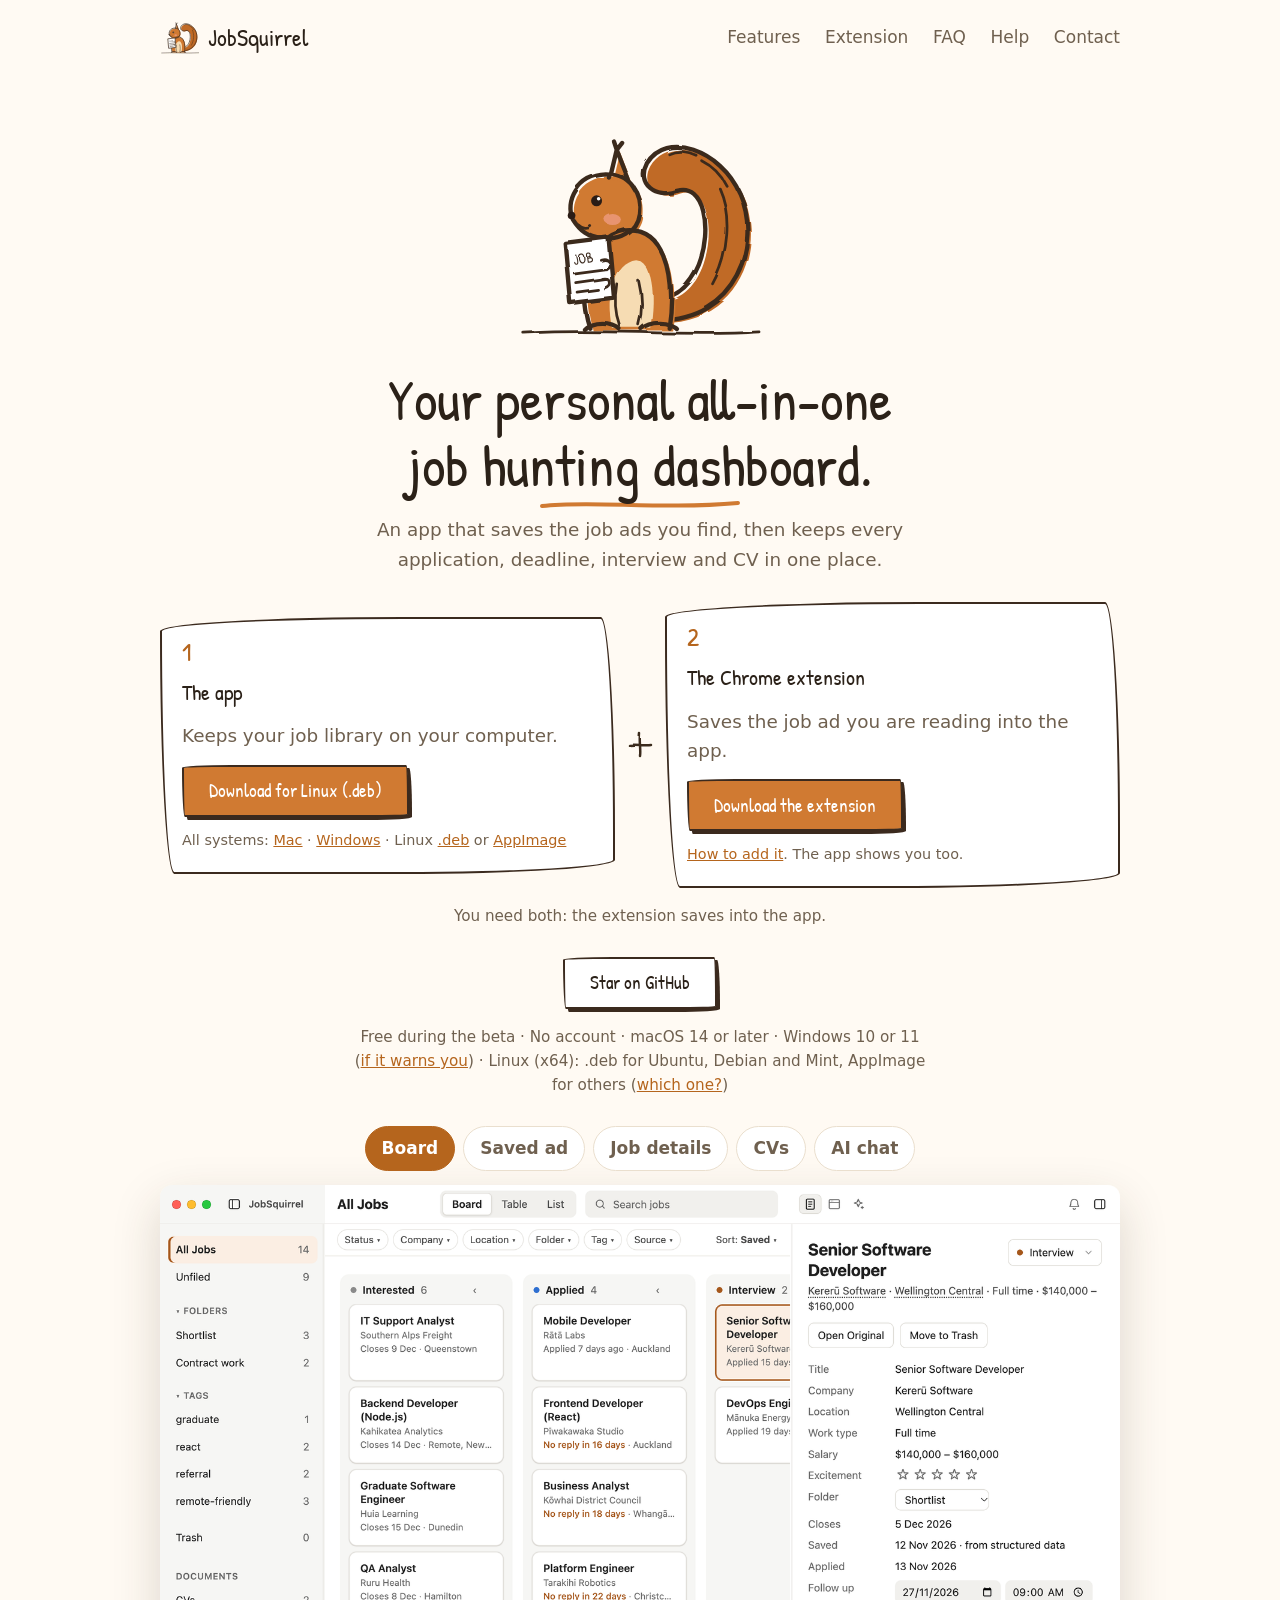
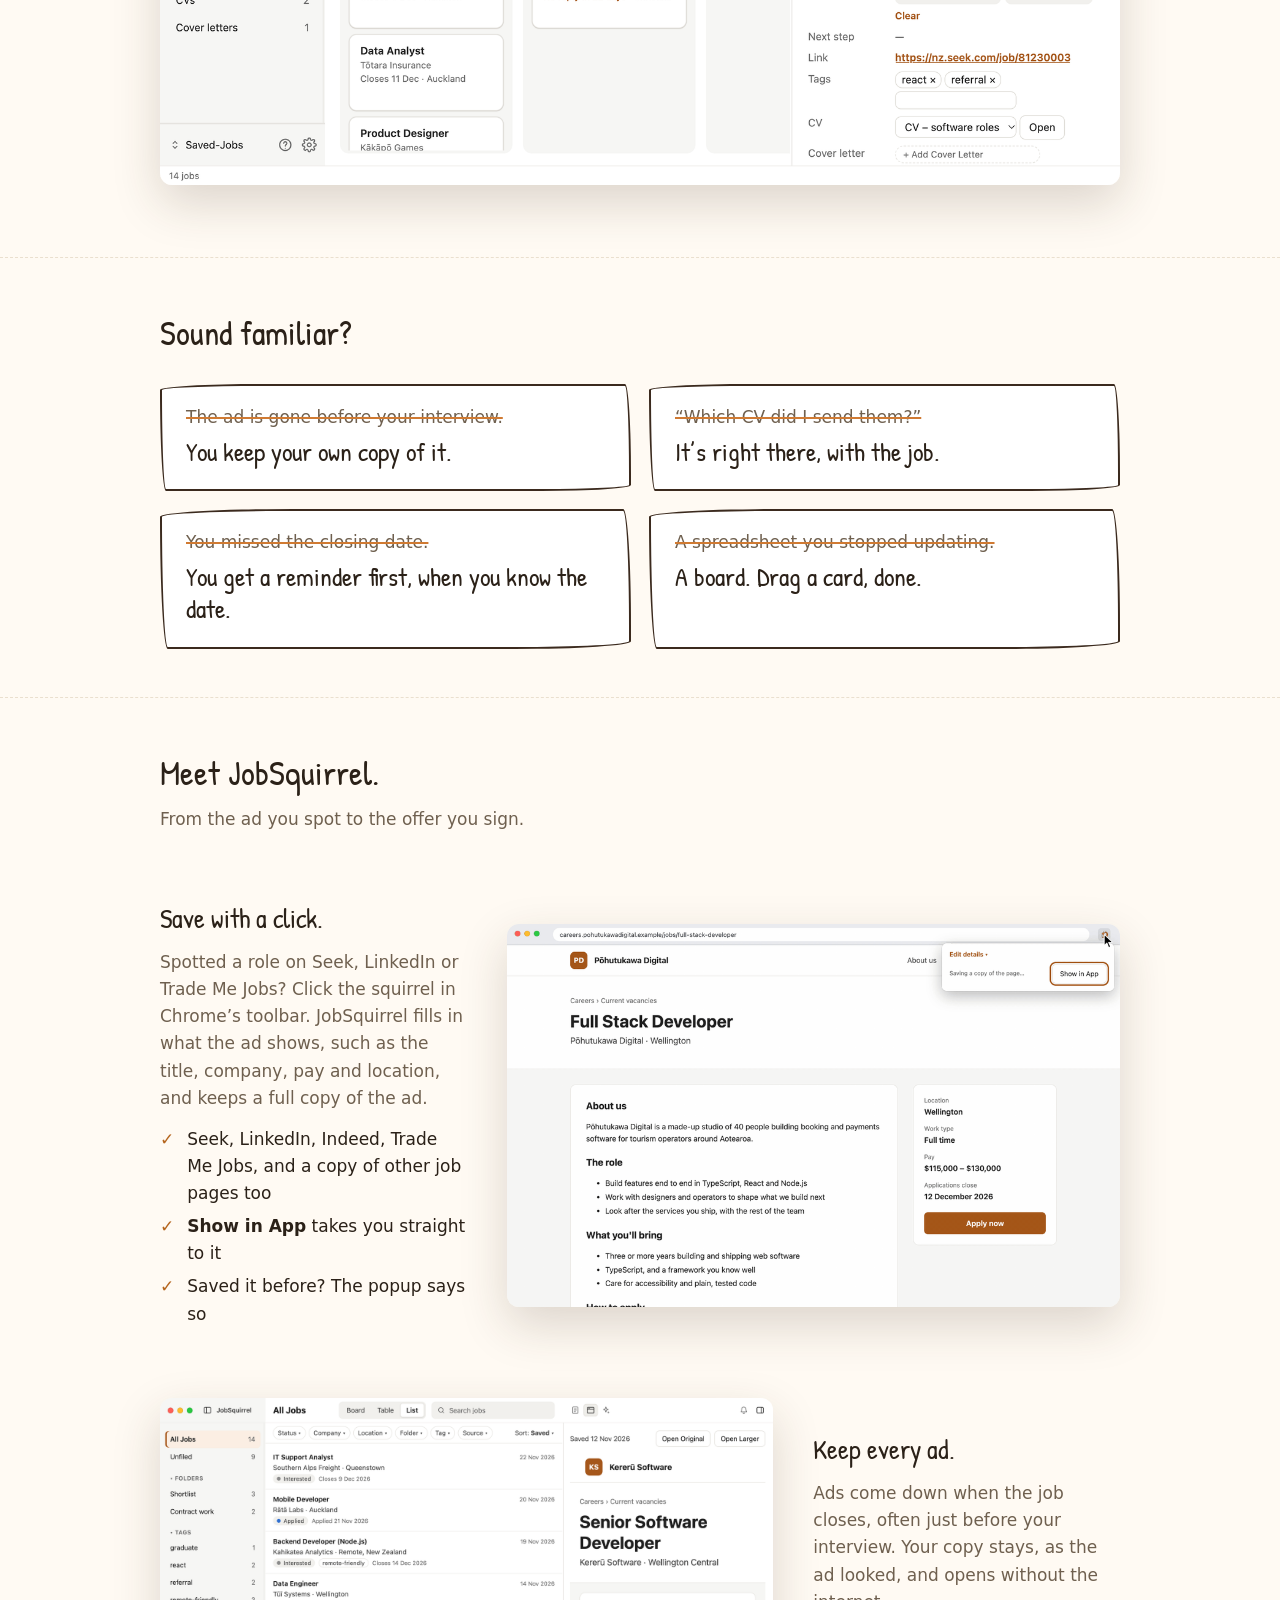
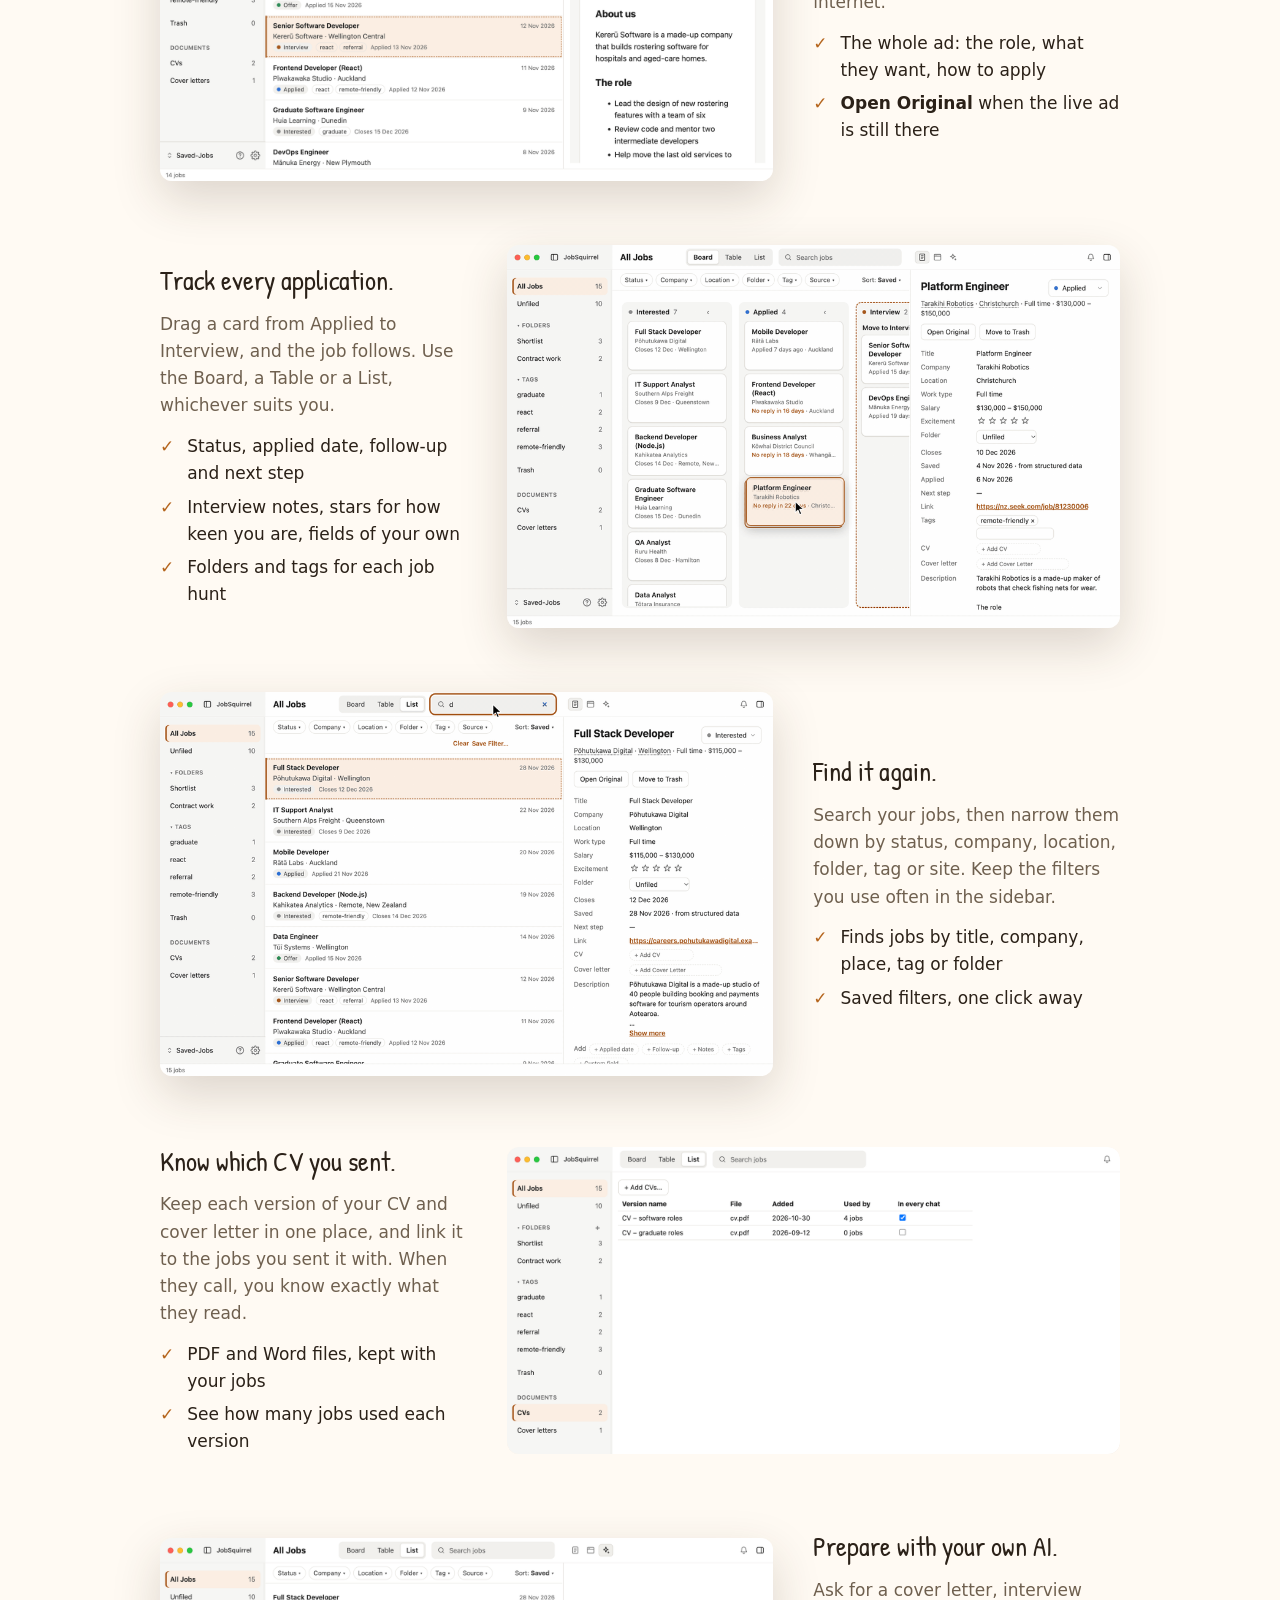
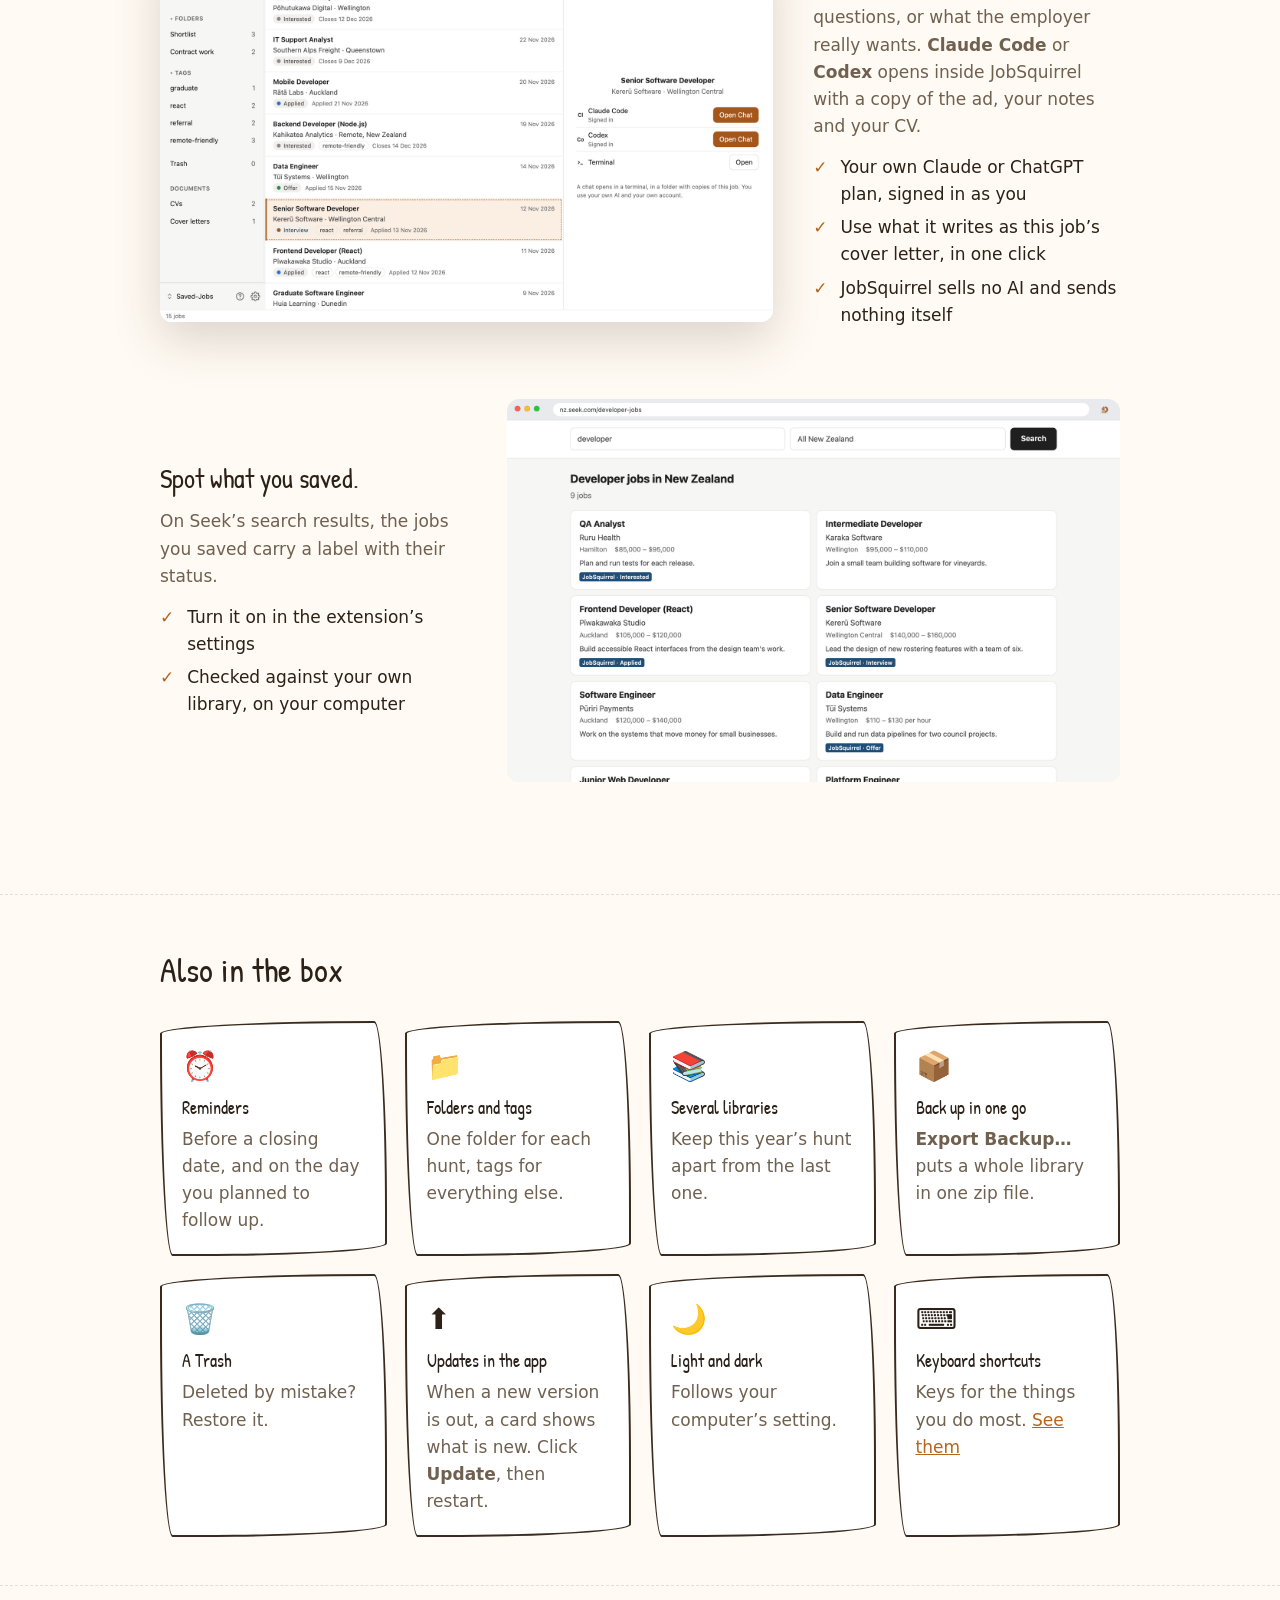
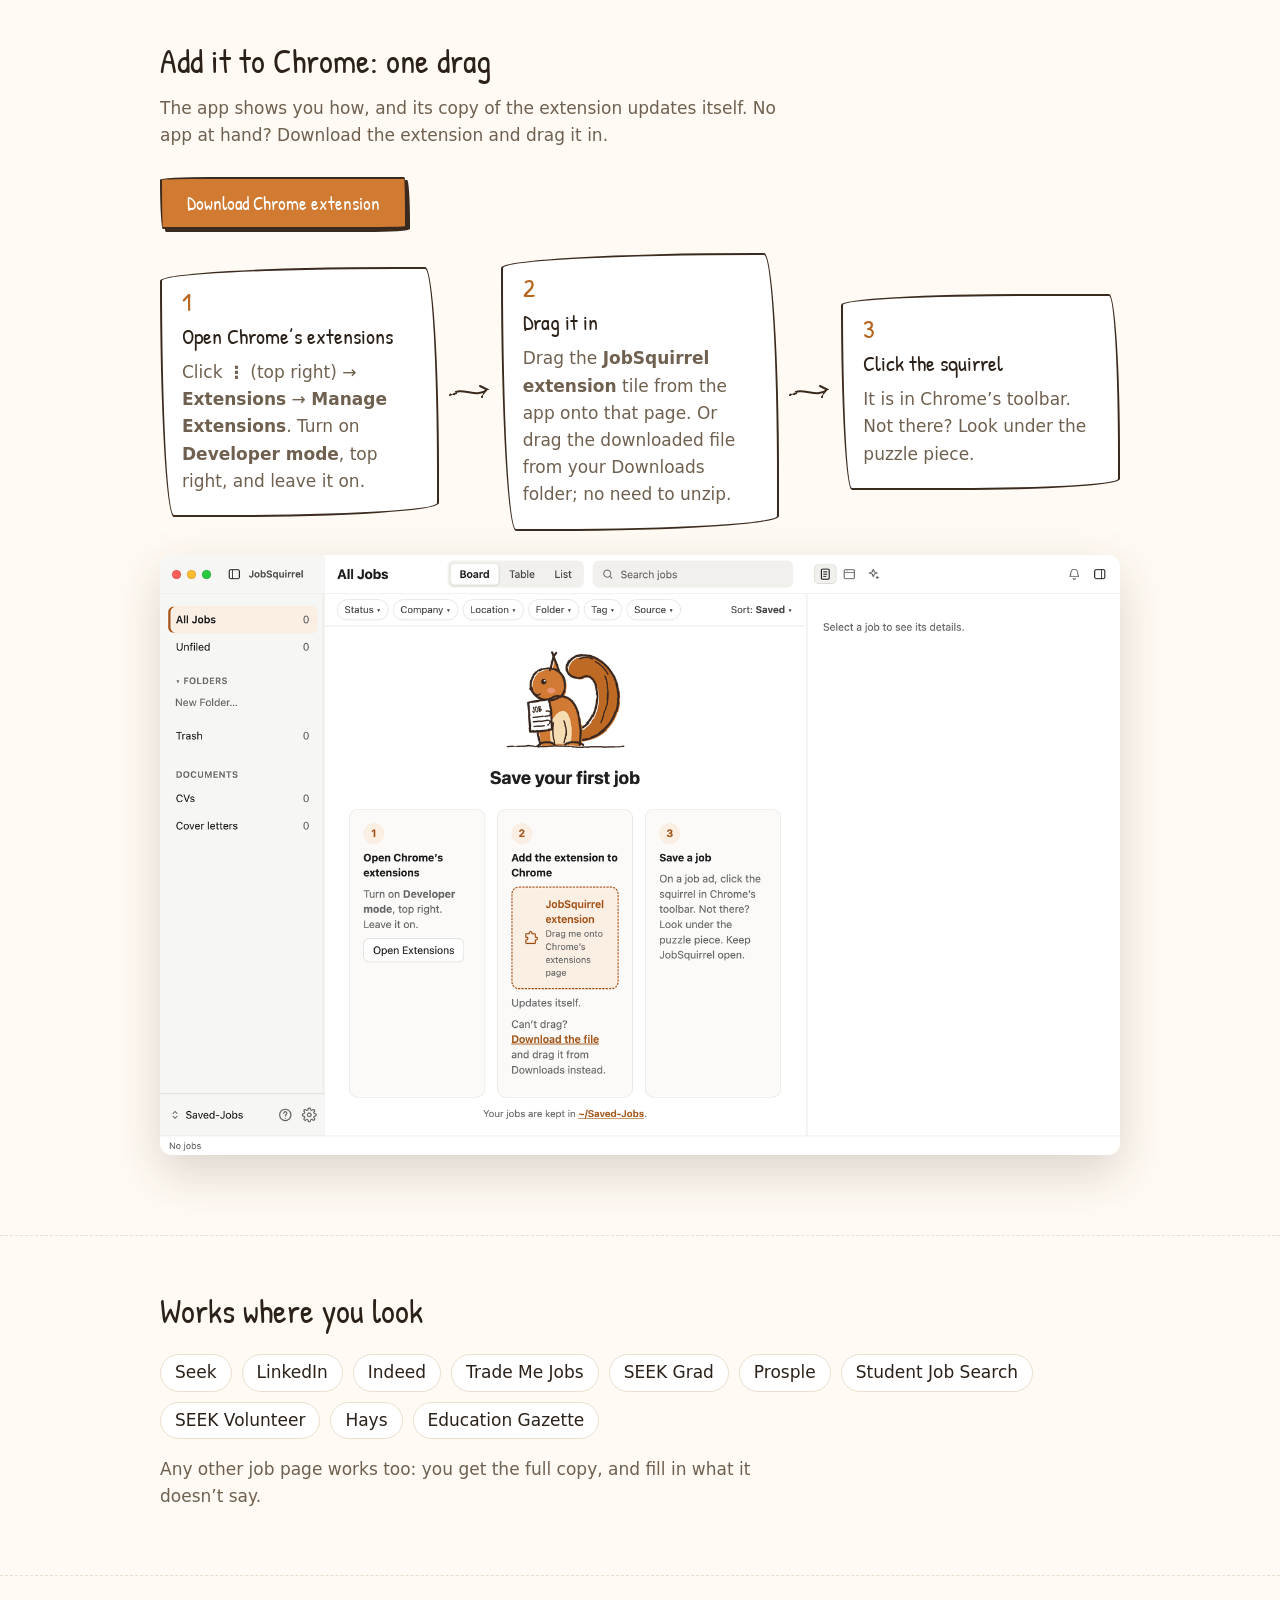
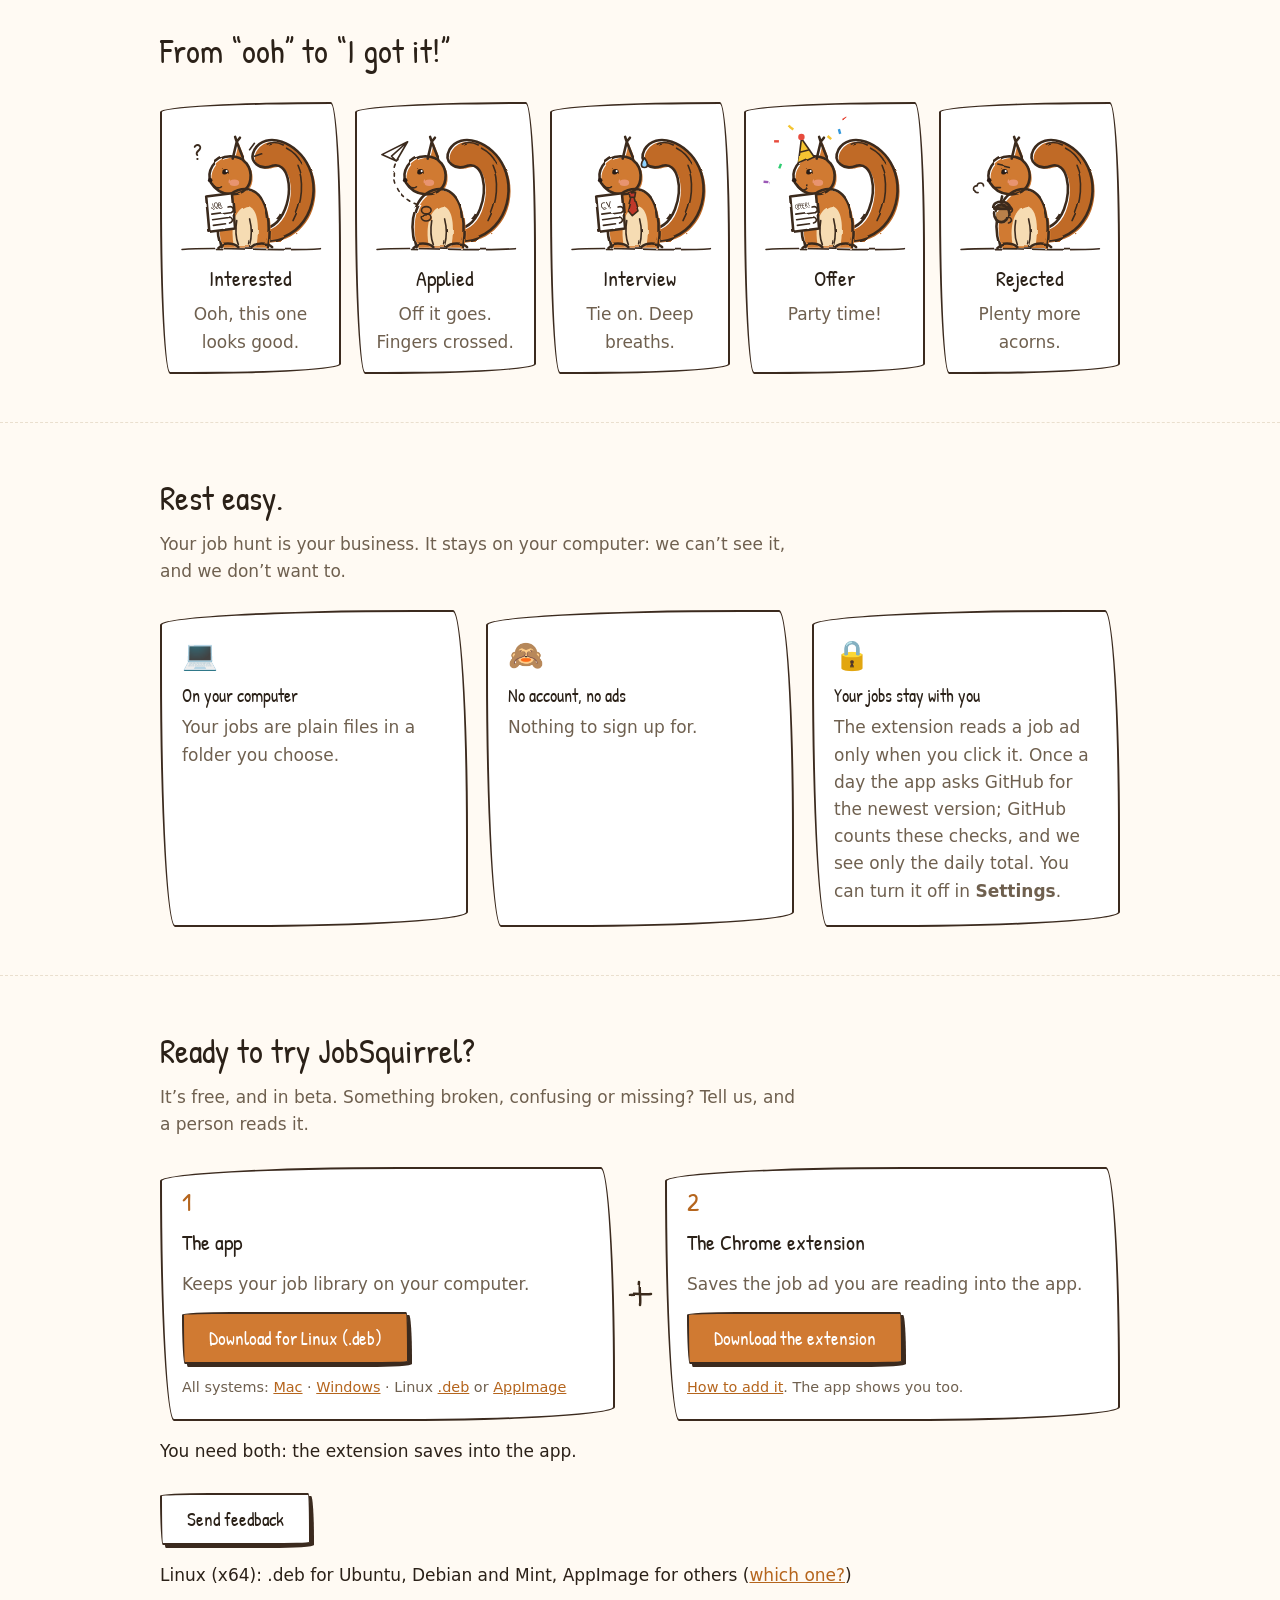
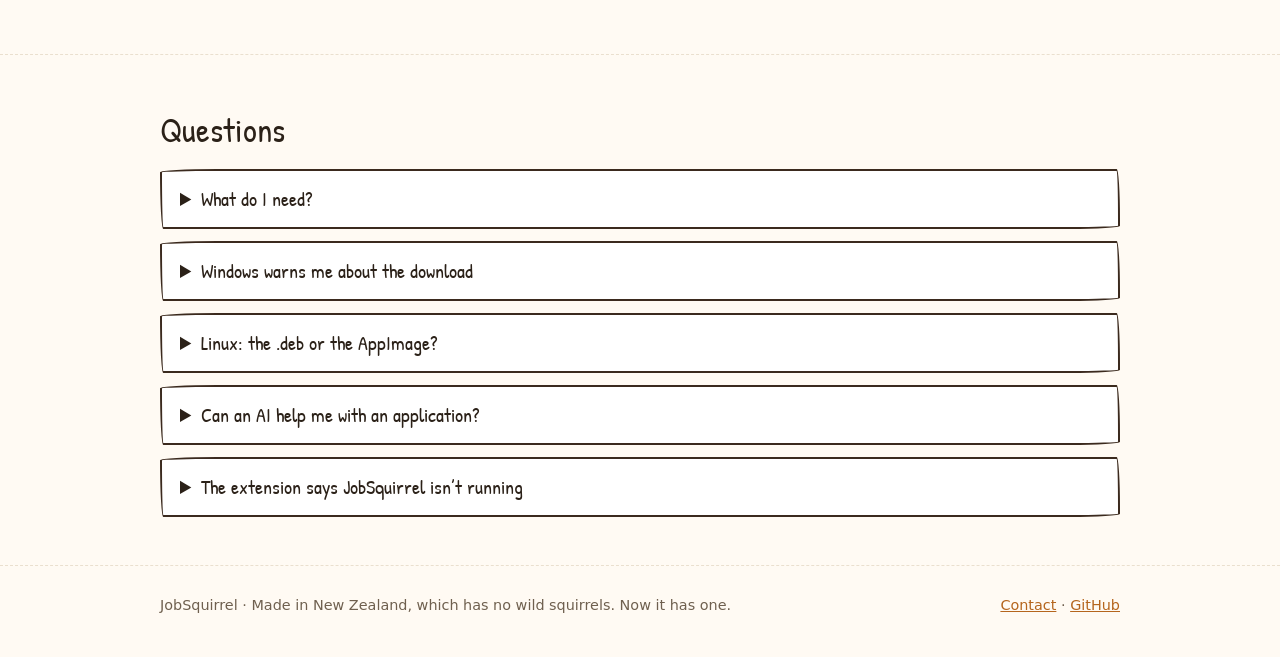
<file: index.html>
<!doctype html>
<html lang="en">
<head>
<meta charset="utf-8">
<meta name="viewport" content="width=device-width, initial-scale=1">
<title>JobSquirrel: your all-in-one job hunting dashboard</title>
<meta name="description" content="Your personal all-in-one job hunting dashboard. An app that saves the job ads you find, then keeps every application, deadline, interview and CV in one place. Free during the beta, for Mac, Windows and Linux.">
<link rel="icon" href="squirrel.svg" type="image/svg+xml">
<meta property="og:title" content="JobSquirrel: your all-in-one job hunting dashboard">
<meta property="og:description" content="Save the job ads you find. Keep every application, deadline, interview and CV in one place.">
<meta property="og:url" content="https://jobsquirrel.nz/">
<meta property="og:image" content="https://jobsquirrel.nz/screens/board.png">
<link rel="stylesheet" href="style.css">
</head>
<body>

<div class="wrap">
  <header class="top">
    <a class="brand" href="/"><img src="squirrel.svg" alt="" width="40" height="33"> JobSquirrel</a>
    <nav aria-label="Main">
      <a href="#features">Features</a>
      <a href="#extension">Extension</a>
      <a href="#faq">FAQ</a>
      <a href="help.html">Help</a>
      <a href="contact.html">Contact</a>
    </nav>
  </header>
</div>

<main>
  <div class="wrap hero">
    <svg width="0" height="0" style="position:absolute" aria-hidden="true"><filter id="rough" x="-10%" y="-10%" width="120%" height="120%"><feTurbulence type="fractalNoise" baseFrequency="0.035" numOctaves="2" seed="7"/><feDisplacementMap in="SourceGraphic" scale="3.5"/></filter></svg>
<svg viewBox="10 10 190 175" class="sq hero-sq" role="img" aria-label="A hand-drawn squirrel holding a job ad. Click it to drop an acorn."><g filter="url(#rough)">
<g class="tailg"><path class="tail" transform="translate(2.5 2)" d="M118 166 C176 166 194 110 178 74 C164 42 124 28 110 52 C102 67 117 78 132 72 C152 66 158 100 148 126 C140 146 126 152 112 151 Z"/><path class="ink" d="M118 166 C176 166 194 110 178 74 C164 42 124 28 110 52 C102 67 117 78 132 72 C152 66 158 100 148 126 C140 146 126 152 112 151"/>
<path class="ink thin" d="M163 70 C172 90 170 118 158 140 M150 50 C158 54 164 60 168 68 M126 45 C132 42 140 43 146 46"/></g>
<g transform="translate(2.5 2)"><path class="fur" d="M68 172 C58 140 68 106 94 101 C122 98 132 132 126 172 Z"/><path class="fur" d="M56 93 C50 80 59 61 80 60 C99 60 107 75 105 89 C103 103 90 109 78 107 C67 106 61 101 56 93 Z"/><path class="fur" d="M83 63 L88 42 L97 65 Z"/><path class="belly" d="M82 170 C77 146 83 122 99 120 C112 122 114 146 110 170 Z"/></g>
<path class="ink" d="M68 172 C58 140 68 106 94 101 C122 98 132 132 126 172"/><path class="ink" d="M56 93 C50 80 59 61 80 60 C99 60 107 75 105 89 C103 103 90 109 78 107 C67 106 61 101 56 93 Z"/>
<path class="ink" d="M83 63 L88 42 L97 65 M88 42 L86 36 M88 42 L92 37"/>
<path class="ink thin" d="M88 140 C86 152 87 162 90 170 M104 138 C107 150 107 160 104 170"/>
<ellipse class="cheek" cx="85" cy="93" rx="6" ry="4"/>
<g class="eye"><circle class="dot" cx="74" cy="80" r="4"/><circle class="shine" cx="75.5" cy="78.5" r="1.3"/></g>
<circle class="dot" cx="55" cy="90" r="2.8"/>
<path class="ink thin" d="M60 97 C63 100 67 100 69 98"/>
<path class="paper" d="M50 110 L82 106 L86 150 L54 154 Z"/>
<path class="pink" d="M50 110 L82 106 L86 150 L54 154 Z"/>
<text class="hand" x="56" y="124" font-size="10" transform="rotate(-7 66 124)">JOB</text>
<path class="pink thin" d="M57 132 L79 129 M58 139 L80 136 M59 146 L74 144"/><path class="ink thin" d="M76 122 C82 120 85 126 80 129 M77 136 C83 135 85 141 79 143"/>
<path class="ink" d="M64 173 C70 167 84 167 90 173 M106 173 C112 167 126 167 132 173"/>
<path class="ink thin" d="M20 176 C70 172 140 179 192 175"/>
<g class="drop"><ellipse class="nut" cx="150" cy="44" rx="7" ry="9"/><path class="cap" d="M142 39 C142 31 158 31 158 39 Z"/>
<ellipse class="ink thin" cx="150" cy="44" rx="7" ry="9"/><path class="ink thin" d="M142 39 C142 31 158 31 158 39 Z"/></g>
</g></svg>
    <h1>Your personal all-in-one <u>job hunting dashboard.</u></h1>
    <p>An app that saves the job ads you find, then keeps every application, deadline, interview and CV in one place.</p>
    <div class="get">
      <div class="card"><div class="step">1</div><h3>The app</h3><p>Keeps your job library on your computer.</p>
        <a class="btn primary" data-app href="https://github.com/foxnz/landfern/releases/latest/download/JobSquirrel.dmg">Download for Mac</a>
        <p class="other">All systems: <a href="https://github.com/foxnz/landfern/releases/latest/download/JobSquirrel.dmg">Mac</a> · <a href="https://github.com/foxnz/landfern/releases/latest/download/JobSquirrel-Setup.exe">Windows</a> · Linux <a href="https://github.com/foxnz/landfern/releases/latest/download/JobSquirrel-amd64.deb">.deb</a> or <a href="https://github.com/foxnz/landfern/releases/latest/download/JobSquirrel-x86_64.AppImage">AppImage</a></p></div>
      <svg class="plus" viewBox="0 0 30 30" aria-hidden="true"><path class="ink" d="M15 4 C14 12 16 19 15 26 M4 15 C12 14 19 16 26 15" filter="url(#rough)"/></svg>
      <div class="card"><div class="step">2</div><h3>The Chrome extension</h3><p>Saves the job ad you are reading into the app.</p>
        <a class="btn primary" href="https://github.com/foxnz/landfern/releases/latest/download/JobSquirrel-Chrome-extension.zip">Download the extension</a>
        <p class="other"><a href="#extension">How to add it</a>. The app shows you too.</p></div>
    </div>
    <p class="small">You need both: the extension saves into the app.</p>
    <div class="cta"><a class="btn ghost" href="https://github.com/foxnz/landfern">Star on GitHub</a></div>
    <p class="small">Free during the beta · No account · macOS 14 or later · Windows 10 or 11 (<a href="#windows-warning">if it warns you</a>) · Linux (x64): .deb for Ubuntu, Debian and Mint, AppImage for others (<a href="help.html#install">which one?</a>)</p>
    <div class="tour">
      <div class="tour-tabs" role="tablist" aria-label="Look inside JobSquirrel">
        <button type="button" role="tab" id="tour-board" aria-controls="tour-panel" aria-selected="true" tabindex="0" data-shot="board">Board</button>
        <button type="button" role="tab" id="tour-saved-page" aria-controls="tour-panel" aria-selected="false" tabindex="-1" data-shot="saved-page">Saved ad</button>
        <button type="button" role="tab" id="tour-library" aria-controls="tour-panel" aria-selected="false" tabindex="-1" data-shot="library">Job details</button>
        <button type="button" role="tab" id="tour-cvs" aria-controls="tour-panel" aria-selected="false" tabindex="-1" data-shot="cvs">CVs</button>
        <button type="button" role="tab" id="tour-agent" aria-controls="tour-panel" aria-selected="false" tabindex="-1" data-shot="agent">AI chat</button>
      </div>
      <figure class="shot tour-panel" id="tour-panel" role="tabpanel" aria-labelledby="tour-board">
        <div class="tour-shot" data-shot="board"><picture><source media="(prefers-color-scheme: dark)" srcset="screens/board-dark.png"><img src="screens/board.png" width="1600" height="1000" alt="The board: jobs as cards in columns from Interested to Interview, with the selected job's salary, closing date, follow-up, tags and CV at the right."></picture></div>
        <div class="tour-shot" data-shot="saved-page" hidden><picture><source media="(prefers-color-scheme: dark)" srcset="screens/saved-page-dark.png"><img src="screens/saved-page.png" width="1600" height="1000" loading="lazy" alt="A job selected in the list, with its saved copy of the ad at the right: the company, the title and the role, as the ad showed them."></picture></div>
        <div class="tour-shot" data-shot="library" hidden><picture><source media="(prefers-color-scheme: dark)" srcset="screens/library-dark.png"><img src="screens/library.png" width="1600" height="1000" loading="lazy" alt="The list of jobs, with the selected job's details at the right: status, salary, closing date, follow-up, tags, CV and notes."></picture></div>
        <div class="tour-shot" data-shot="cvs" hidden><picture><source media="(prefers-color-scheme: dark)" srcset="screens/cvs-dark.png"><img src="screens/cvs.png" width="1600" height="1000" loading="lazy" alt="The CVs page: each version of a CV, how many jobs it was sent with, and whether every AI chat gets it."></picture></div>
        <div class="tour-shot" data-shot="agent" hidden><picture><source media="(prefers-color-scheme: dark)" srcset="screens/agent-dark.png"><img src="screens/agent.png" width="1600" height="1000" loading="lazy" alt="The Agent page for a job: Claude Code and Codex, both signed in, each with Open Chat, and a plain terminal."></picture></div>
      </figure>
    </div>
  </div>

  <section id="why">
    <div class="wrap">
      <h2>Sound familiar?</h2>
      <div class="swaps">
        <div class="card"><p><s>The ad is gone before your interview.</s></p><p><b>You keep your own copy of it.</b></p></div>
        <div class="card"><p><s>“Which CV did I send them?”</s></p><p><b>It’s right there, with the job.</b></p></div>
        <div class="card"><p><s>You missed the closing date.</s></p><p><b>You get a reminder first, when you know the date.</b></p></div>
        <div class="card"><p><s>A spreadsheet you stopped updating.</s></p><p><b>A board. Drag a card, done.</b></p></div>
      </div>
    </div>
  </section>

  <section id="features">
    <div class="wrap">
      <h2>Meet JobSquirrel.</h2>
      <p class="lead">From the ad you spot to the offer you sign.</p>
      <div class="feature" id="save">
        <div class="feature-text">
          <h3>Save with a click.</h3>
          <p>Spotted a role on Seek, LinkedIn or Trade Me Jobs? Click the squirrel in Chrome’s toolbar. JobSquirrel fills in what the ad shows, such as the title, company, pay and location, and keeps a full copy of the ad.</p>
          <ul class="points"><li>Seek, LinkedIn, Indeed, Trade Me Jobs, and a copy of other job pages too</li><li><b>Show in App</b> takes you straight to it</li><li>Saved it before? The popup says so</li></ul>
        </div>
        <figure class="shot"><img src="screens/save-job.gif" width="1600" height="1000" loading="lazy" alt="On a job ad in Chrome, a click on the squirrel saves the job, and Show in App opens it in JobSquirrel."></figure>
      </div>
      <div class="feature flip" id="copy">
        <div class="feature-text">
          <h3>Keep every ad.</h3>
          <p>Ads come down when the job closes, often just before your interview. Your copy stays, as the ad looked, and opens without the internet.</p>
          <ul class="points"><li>The whole ad: the role, what they want, how to apply</li><li><b>Open Original</b> when the live ad is still there</li></ul>
        </div>
        <figure class="shot"><picture><source media="(prefers-color-scheme: dark)" srcset="screens/saved-page-dark.png"><img src="screens/saved-page.png" width="1600" height="1000" loading="lazy" alt="A job selected in the list, with its saved copy of the ad at the right."></picture></figure>
      </div>
      <div class="feature" id="track">
        <div class="feature-text">
          <h3>Track every application.</h3>
          <p>Drag a card from Applied to Interview, and the job follows. Use the Board, a Table or a List, whichever suits you.</p>
          <ul class="points"><li>Status, applied date, follow-up and next step</li><li>Interview notes, stars for how keen you are, fields of your own</li><li>Folders and tags for each job hunt</li></ul>
        </div>
        <figure class="shot"><img src="screens/organise.gif" width="1600" height="1000" loading="lazy" alt="Dragging a card from the Applied column to the Interview column changes the job's status."></figure>
      </div>
      <div class="feature flip" id="find">
        <div class="feature-text">
          <h3>Find it again.</h3>
          <p>Search your jobs, then narrow them down by status, company, location, folder, tag or site. Keep the filters you use often in the sidebar.</p>
          <ul class="points"><li>Finds jobs by title, company, place, tag or folder</li><li>Saved filters, one click away</li></ul>
        </div>
        <figure class="shot"><img src="screens/search-filter.gif" width="1600" height="1000" loading="lazy" alt="Typing “developer” in Search, then choosing a status, narrows the list."></figure>
      </div>
      <div class="feature" id="cvs-feature">
        <div class="feature-text">
          <h3>Know which CV you sent.</h3>
          <p>Keep each version of your CV and cover letter in one place, and link it to the jobs you sent it with. When they call, you know exactly what they read.</p>
          <ul class="points"><li>PDF and Word files, kept with your jobs</li><li>See how many jobs used each version</li></ul>
        </div>
        <figure class="shot crop" style="--ar: 2 / 1; --pos: left top"><picture><source media="(prefers-color-scheme: dark)" srcset="screens/cvs-dark.png"><img src="screens/cvs.png" width="1600" height="1000" loading="lazy" alt="The CVs page: two CV versions, how many jobs used each, and an In every chat tick."></picture></figure>
      </div>
      <div class="feature flip" id="ai">
        <div class="feature-text">
          <h3>Prepare with your own AI.</h3>
          <p>Ask for a cover letter, interview questions, or what the employer really wants. <b>Claude Code</b> or <b>Codex</b> opens inside JobSquirrel with a copy of the ad, your notes and your CV.</p>
          <ul class="points"><li>Your own Claude or ChatGPT plan, signed in as you</li><li>Use what it writes as this job’s cover letter, in one click</li><li>JobSquirrel sells no AI and sends nothing itself</li></ul>
        </div>
        <figure class="shot"><picture><source media="(prefers-color-scheme: dark)" srcset="screens/agent-dark.png"><img src="screens/agent.png" width="1600" height="1000" loading="lazy" alt="The Agent page for a job: Claude Code and Codex, both signed in, each with Open Chat."></picture></figure>
      </div>
      <div class="feature" id="seek">
        <div class="feature-text">
          <h3>Spot what you saved.</h3>
          <p>On Seek’s search results, the jobs you saved carry a label with their status.</p>
          <ul class="points"><li>Turn it on in the extension’s settings</li><li>Checked against your own library, on your computer</li></ul>
        </div>
        <figure class="shot crop" style="--ar: 16 / 10; --pos: center top"><picture><img src="screens/seek-labels.png" width="1600" height="1000" loading="lazy" alt="Seek search results where saved jobs carry a JobSquirrel label with their status: Interested, Applied, Interview, Offer."></picture></figure>
      </div>
    </div>
  </section>

  <section id="more">
    <div class="wrap">
      <h2>Also in the box</h2>
      <div class="more">
        <div class="card"><div class="icon" aria-hidden="true">⏰</div><h3>Reminders</h3><p>Before a closing date, and on the day you planned to follow up.</p></div>
        <div class="card"><div class="icon" aria-hidden="true">📁</div><h3>Folders and tags</h3><p>One folder for each hunt, tags for everything else.</p></div>
        <div class="card"><div class="icon" aria-hidden="true">📚</div><h3>Several libraries</h3><p>Keep this year’s hunt apart from the last one.</p></div>
        <div class="card"><div class="icon" aria-hidden="true">📦</div><h3>Back up in one go</h3><p><b>Export Backup…</b> puts a whole library in one zip file.</p></div>
        <div class="card"><div class="icon" aria-hidden="true">🗑️</div><h3>A Trash</h3><p>Deleted by mistake? Restore it.</p></div>
        <div class="card"><div class="icon" aria-hidden="true">⬆️</div><h3>Updates in the app</h3><p>When a new version is out, a card shows what is new. Click <b>Update</b>, then restart.</p></div>
        <div class="card"><div class="icon" aria-hidden="true">🌙</div><h3>Light and dark</h3><p>Follows your computer’s setting.</p></div>
        <div class="card"><div class="icon" aria-hidden="true">⌨️</div><h3>Keyboard shortcuts</h3><p>Keys for the things you do most. <a href="help.html#keys">See them</a></p></div>
      </div>
    </div>
  </section>

  <section id="extension">
    <div class="wrap">
      <h2>Add it to Chrome: one drag</h2>
      <p class="lead">The app shows you how, and its copy of the extension updates itself. No app at hand? Download the extension and drag it in.</p>
      <div class="cta left"><a class="btn primary" href="https://github.com/foxnz/landfern/releases/latest/download/JobSquirrel-Chrome-extension.zip">Download Chrome extension</a></div>
      <div class="steps">
        <div class="card"><div class="step">1</div><h3>Open Chrome’s extensions</h3><p>Click <b>⋮</b> (top right) → <b>Extensions</b> → <b>Manage Extensions</b>. Turn on <b>Developer mode</b>, top right, and leave it on.</p></div>
        <svg class="arrow" viewBox="0 0 46 30" aria-hidden="true"><path class="ink thin" d="M3 18 C15 8 28 22 40 13 M33 9 L41 13 L35 20" filter="url(#rough)"/></svg>
        <div class="card"><div class="step">2</div><h3>Drag it in</h3><p>Drag the <b>JobSquirrel extension</b> tile from the app onto that page. Or drag the downloaded file from your Downloads folder; no need to unzip.</p></div>
        <svg class="arrow" viewBox="0 0 46 30" aria-hidden="true"><path class="ink thin" d="M3 18 C15 8 28 22 40 13 M33 9 L41 13 L35 20" filter="url(#rough)"/></svg>
        <div class="card"><div class="step">3</div><h3>Click the squirrel</h3><p>It is in Chrome’s toolbar. Not there? Look under the puzzle piece.</p></div>
      </div>
      <figure class="shot shot-main">
        <img src="screens/welcome.png" width="1600" height="1000" loading="lazy"
             alt="JobSquirrel’s first screen: 1. Open Chrome’s extensions. 2. Drag the JobSquirrel extension tile onto that page, or download the file. 3. Save a job.">
      </figure>
    </div>
  </section>

  <section id="sites">
    <div class="wrap">
      <h2>Works where you look</h2>
      <p class="chips"><span>Seek</span> <span>LinkedIn</span> <span>Indeed</span> <span>Trade Me Jobs</span> <span>SEEK Grad</span> <span>Prosple</span> <span>Student Job Search</span> <span>SEEK Volunteer</span> <span>Hays</span> <span>Education Gazette</span></p>
      <p class="lead">Any other job page works too: you get the full copy, and fill in what it doesn’t say.</p>
    </div>
  </section>

  <section id="journey">
    <div class="wrap">
      <h2>From “ooh” to “I got it!”</h2>
      <div class="statuses">
        <div class="card status"><svg viewBox="10 10 190 175" class="sq " role="img" aria-label="Squirrel looking at a job ad"><g filter="url(#rough)">
<g class="tailg"><path class="tail" transform="translate(2.5 2)" d="M118 166 C176 166 194 110 178 74 C164 42 124 28 110 52 C102 67 117 78 132 72 C152 66 158 100 148 126 C140 146 126 152 112 151 Z"/><path class="ink" d="M118 166 C176 166 194 110 178 74 C164 42 124 28 110 52 C102 67 117 78 132 72 C152 66 158 100 148 126 C140 146 126 152 112 151"/>
<path class="ink thin" d="M163 70 C172 90 170 118 158 140 M150 50 C158 54 164 60 168 68 M126 45 C132 42 140 43 146 46"/></g>
<g transform="translate(2.5 2)"><path class="fur" d="M68 172 C58 140 68 106 94 101 C122 98 132 132 126 172 Z"/><path class="fur" d="M56 93 C50 80 59 61 80 60 C99 60 107 75 105 89 C103 103 90 109 78 107 C67 106 61 101 56 93 Z"/><path class="fur" d="M83 63 L88 42 L97 65 Z"/><path class="belly" d="M82 170 C77 146 83 122 99 120 C112 122 114 146 110 170 Z"/></g>
<path class="ink" d="M68 172 C58 140 68 106 94 101 C122 98 132 132 126 172"/><path class="ink" d="M56 93 C50 80 59 61 80 60 C99 60 107 75 105 89 C103 103 90 109 78 107 C67 106 61 101 56 93 Z"/>
<path class="ink" d="M83 63 L88 42 L97 65 M88 42 L86 36 M88 42 L92 37"/>
<path class="ink thin" d="M88 140 C86 152 87 162 90 170 M104 138 C107 150 107 160 104 170"/>
<ellipse class="cheek" cx="85" cy="93" rx="6" ry="4"/>
<g class="eye"><circle class="dot" cx="74" cy="80" r="4"/><circle class="shine" cx="75.5" cy="78.5" r="1.3"/></g>
<circle class="dot" cx="55" cy="90" r="2.8"/>
<path class="ink thin" d="M60 97 C63 100 67 100 69 98"/>
<path class="paper" d="M50 110 L82 106 L86 150 L54 154 Z"/>
<path class="pink" d="M50 110 L82 106 L86 150 L54 154 Z"/>
<text class="hand" x="56" y="124" font-size="10" transform="rotate(-7 66 124)">JOB</text>
<path class="pink thin" d="M57 132 L79 129 M58 139 L80 136 M59 146 L74 144"/><path class="ink thin" d="M76 122 C82 120 85 126 80 129 M77 136 C83 135 85 141 79 143"/>
<path class="ink" d="M64 173 C70 167 84 167 90 173 M106 173 C112 167 126 167 132 173"/>
<path class="ink thin" d="M20 176 C70 172 140 179 192 175"/>
<text class="hand qmark" x="34" y="66" font-size="28">?</text><path class="ink thin" d="M104 52 L110 44 M110 60 L119 57"/>
</g></svg><h3>Interested</h3><p>Ooh, this one looks good.</p></div>
        <div class="card status"><svg viewBox="10 10 190 175" class="sq " role="img" aria-label="Squirrel sending off a paper plane"><g filter="url(#rough)">
<g class="tailg"><path class="tail" transform="translate(2.5 2)" d="M118 166 C176 166 194 110 178 74 C164 42 124 28 110 52 C102 67 117 78 132 72 C152 66 158 100 148 126 C140 146 126 152 112 151 Z"/><path class="ink" d="M118 166 C176 166 194 110 178 74 C164 42 124 28 110 52 C102 67 117 78 132 72 C152 66 158 100 148 126 C140 146 126 152 112 151"/>
<path class="ink thin" d="M163 70 C172 90 170 118 158 140 M150 50 C158 54 164 60 168 68 M126 45 C132 42 140 43 146 46"/></g>
<g transform="translate(2.5 2)"><path class="fur" d="M68 172 C58 140 68 106 94 101 C122 98 132 132 126 172 Z"/><path class="fur" d="M56 93 C50 80 59 61 80 60 C99 60 107 75 105 89 C103 103 90 109 78 107 C67 106 61 101 56 93 Z"/><path class="fur" d="M83 63 L88 42 L97 65 Z"/><path class="belly" d="M82 170 C77 146 83 122 99 120 C112 122 114 146 110 170 Z"/></g>
<path class="ink" d="M68 172 C58 140 68 106 94 101 C122 98 132 132 126 172"/><path class="ink" d="M56 93 C50 80 59 61 80 60 C99 60 107 75 105 89 C103 103 90 109 78 107 C67 106 61 101 56 93 Z"/>
<path class="ink" d="M83 63 L88 42 L97 65 M88 42 L86 36 M88 42 L92 37"/>
<path class="ink thin" d="M88 140 C86 152 87 162 90 170 M104 138 C107 150 107 160 104 170"/>
<ellipse class="cheek" cx="85" cy="93" rx="6" ry="4"/>
<g class="eye"><circle class="dot" cx="74" cy="80" r="4"/><circle class="shine" cx="75.5" cy="78.5" r="1.3"/></g>
<circle class="dot" cx="55" cy="90" r="2.8"/>
<path class="ink thin" d="M60 97 C63 100 67 100 69 98"/>
<g transform="translate(1.5 1)"><ellipse class="fur" cx="80" cy="126" rx="6" ry="4.5"/><ellipse class="fur" cx="81" cy="136" rx="6" ry="4.5"/></g><ellipse class="ink thin" cx="80" cy="126" rx="6" ry="4.5"/><ellipse class="ink thin" cx="81" cy="136" rx="6" ry="4.5"/>
<path class="ink" d="M64 173 C70 167 84 167 90 173 M106 173 C112 167 126 167 132 173"/>
<path class="ink thin" d="M20 176 C70 172 140 179 192 175"/>
<path class="ink thin" stroke-dasharray="4 6" d="M70 120 C40 110 34 80 46 64"/>
<path class="paper" d="M26 58 L58 42 L44 66 Z"/><path class="pink thin" d="M26 58 L58 42 L44 66 Z M58 42 L38 60 L44 66"/>
</g></svg><h3>Applied</h3><p>Off it goes. Fingers crossed.</p></div>
        <div class="card status"><svg viewBox="10 10 190 175" class="sq " role="img" aria-label="Nervous squirrel in a tie holding a CV"><g filter="url(#rough)">
<g class="tailg"><path class="tail" transform="translate(2.5 2)" d="M118 166 C176 166 194 110 178 74 C164 42 124 28 110 52 C102 67 117 78 132 72 C152 66 158 100 148 126 C140 146 126 152 112 151 Z"/><path class="ink" d="M118 166 C176 166 194 110 178 74 C164 42 124 28 110 52 C102 67 117 78 132 72 C152 66 158 100 148 126 C140 146 126 152 112 151"/>
<path class="ink thin" d="M163 70 C172 90 170 118 158 140 M150 50 C158 54 164 60 168 68 M126 45 C132 42 140 43 146 46"/></g>
<g transform="translate(2.5 2)"><path class="fur" d="M68 172 C58 140 68 106 94 101 C122 98 132 132 126 172 Z"/><path class="fur" d="M56 93 C50 80 59 61 80 60 C99 60 107 75 105 89 C103 103 90 109 78 107 C67 106 61 101 56 93 Z"/><path class="fur" d="M83 63 L88 42 L97 65 Z"/><path class="belly" d="M82 170 C77 146 83 122 99 120 C112 122 114 146 110 170 Z"/></g>
<path class="ink" d="M68 172 C58 140 68 106 94 101 C122 98 132 132 126 172"/><path class="ink" d="M56 93 C50 80 59 61 80 60 C99 60 107 75 105 89 C103 103 90 109 78 107 C67 106 61 101 56 93 Z"/>
<path class="ink" d="M83 63 L88 42 L97 65 M88 42 L86 36 M88 42 L92 37"/>
<path class="ink thin" d="M88 140 C86 152 87 162 90 170 M104 138 C107 150 107 160 104 170"/>
<ellipse class="cheek" cx="85" cy="93" rx="6" ry="4"/>
<g class="eye"><circle class="dot" cx="74" cy="80" r="4"/><circle class="shine" cx="75.5" cy="78.5" r="1.3"/></g>
<circle class="dot" cx="55" cy="90" r="2.8"/>
<path class="ink thin" d="M60 97 C63 100 67 100 69 98"/>
<path class="paper" d="M50 110 L82 106 L86 150 L54 154 Z"/>
<path class="pink" d="M50 110 L82 106 L86 150 L54 154 Z"/>
<text class="hand" x="56" y="124" font-size="12" transform="rotate(-7 66 124)">CV</text>
<path class="pink thin" d="M57 132 L79 129 M58 139 L80 136 M59 146 L74 144"/><path class="ink thin" d="M76 122 C82 120 85 126 80 129 M77 136 C83 135 85 141 79 143"/>
<path class="ink" d="M64 173 C70 167 84 167 90 173 M106 173 C112 167 126 167 132 173"/>
<path class="ink thin" d="M20 176 C70 172 140 179 192 175"/>
<path fill="#c0392b" d="M91 106 L99 105 L98 111 L92 111 Z M93 111 L97 111 L102 128 L95 134 L89 127 Z"/>
<path class="ink thin" d="M91 106 L99 105 L98 111 L92 111 Z M93 111 L97 111 L102 128 L95 134 L89 127 Z"/>
<path fill="#8fd3ff" d="M110 62 C115 69 115 74 110 74 C105 74 105 69 110 62 Z"/><path class="ink thin" d="M110 62 C115 69 115 74 110 74 C105 74 105 69 110 62 Z"/>
</g></svg><h3>Interview</h3><p>Tie on. Deep breaths.</p></div>
        <div class="card status"><svg viewBox="10 10 190 175" class="sq " role="img" aria-label="Squirrel in a party hat holding an offer"><g filter="url(#rough)">
<g class="tailg"><path class="tail" transform="translate(2.5 2)" d="M118 166 C176 166 194 110 178 74 C164 42 124 28 110 52 C102 67 117 78 132 72 C152 66 158 100 148 126 C140 146 126 152 112 151 Z"/><path class="ink" d="M118 166 C176 166 194 110 178 74 C164 42 124 28 110 52 C102 67 117 78 132 72 C152 66 158 100 148 126 C140 146 126 152 112 151"/>
<path class="ink thin" d="M163 70 C172 90 170 118 158 140 M150 50 C158 54 164 60 168 68 M126 45 C132 42 140 43 146 46"/></g>
<g transform="translate(2.5 2)"><path class="fur" d="M68 172 C58 140 68 106 94 101 C122 98 132 132 126 172 Z"/><path class="fur" d="M56 93 C50 80 59 61 80 60 C99 60 107 75 105 89 C103 103 90 109 78 107 C67 106 61 101 56 93 Z"/><path class="fur" d="M83 63 L88 42 L97 65 Z"/><path class="belly" d="M82 170 C77 146 83 122 99 120 C112 122 114 146 110 170 Z"/></g>
<path class="ink" d="M68 172 C58 140 68 106 94 101 C122 98 132 132 126 172"/><path class="ink" d="M56 93 C50 80 59 61 80 60 C99 60 107 75 105 89 C103 103 90 109 78 107 C67 106 61 101 56 93 Z"/>
<path class="ink" d="M83 63 L88 42 L97 65 M88 42 L86 36 M88 42 L92 37"/>
<path class="ink thin" d="M88 140 C86 152 87 162 90 170 M104 138 C107 150 107 160 104 170"/>
<ellipse class="cheek" cx="85" cy="93" rx="6" ry="4"/>
<g class="eye"><circle class="dot" cx="74" cy="80" r="4"/><circle class="shine" cx="75.5" cy="78.5" r="1.3"/></g>
<circle class="dot" cx="55" cy="90" r="2.8"/>
<path class="ink thin" d="M59 96 C62 104 70 104 72 97"/>
<path class="paper" d="M50 110 L82 106 L86 150 L54 154 Z"/>
<path class="pink" d="M50 110 L82 106 L86 150 L54 154 Z"/>
<text class="hand" x="56" y="124" font-size="8" transform="rotate(-7 66 124)">OFFER!</text>
<path class="pink thin" d="M57 132 L79 129 M58 139 L80 136 M59 146 L74 144"/><path class="ink thin" d="M76 122 C82 120 85 126 80 129 M77 136 C83 135 85 141 79 143"/>
<path class="ink" d="M64 173 C70 167 84 167 90 173 M106 173 C112 167 126 167 132 173"/>
<path class="ink thin" d="M20 176 C70 172 140 179 192 175"/>
<path fill="#f4c430" d="M60 70 L64 38 L80 61 Z"/><path class="ink thin" d="M60 70 L64 38 L80 61 Z M62 55 L74 52"/><circle fill="#e74c3c" cx="64" cy="36" r="4"/><rect x="30" y="40" width="6" height="3" fill="#e74c3c" transform="rotate(0 30 40)"/><rect x="50" y="22" width="6" height="3" fill="#f4c430" transform="rotate(37 50 22)"/><rect x="112" y="26" width="6" height="3" fill="#3498db" transform="rotate(74 112 26)"/><rect x="40" y="70" width="6" height="3" fill="#2ecc71" transform="rotate(111 40 70)"/><rect x="120" y="12" width="6" height="3" fill="#e74c3c" transform="rotate(148 120 12)"/><rect x="24" y="95" width="6" height="3" fill="#9b59b6" transform="rotate(185 24 95)"/><rect x="100" y="40" width="6" height="3" fill="#f4c430" transform="rotate(222 100 40)"/>
</g></svg><h3>Offer</h3><p>Party time!</p></div>
        <div class="card status"><svg viewBox="10 10 190 175" class="sq " role="img" aria-label="Squirrel sighing, holding an acorn"><g filter="url(#rough)">
<g class="tailg"><path class="tail" transform="translate(2.5 2)" d="M118 166 C176 166 194 110 178 74 C164 42 124 28 110 52 C102 67 117 78 132 72 C152 66 158 100 148 126 C140 146 126 152 112 151 Z"/><path class="ink" d="M118 166 C176 166 194 110 178 74 C164 42 124 28 110 52 C102 67 117 78 132 72 C152 66 158 100 148 126 C140 146 126 152 112 151"/>
<path class="ink thin" d="M163 70 C172 90 170 118 158 140 M150 50 C158 54 164 60 168 68 M126 45 C132 42 140 43 146 46"/></g>
<g transform="translate(2.5 2)"><path class="fur" d="M68 172 C58 140 68 106 94 101 C122 98 132 132 126 172 Z"/><path class="fur" d="M56 93 C50 80 59 61 80 60 C99 60 107 75 105 89 C103 103 90 109 78 107 C67 106 61 101 56 93 Z"/><path class="fur" d="M83 63 L88 42 L97 65 Z"/><path class="belly" d="M82 170 C77 146 83 122 99 120 C112 122 114 146 110 170 Z"/></g>
<path class="ink" d="M68 172 C58 140 68 106 94 101 C122 98 132 132 126 172"/><path class="ink" d="M56 93 C50 80 59 61 80 60 C99 60 107 75 105 89 C103 103 90 109 78 107 C67 106 61 101 56 93 Z"/>
<path class="ink" d="M83 63 L88 42 L97 65 M88 42 L86 36 M88 42 L92 37"/>
<path class="ink thin" d="M88 140 C86 152 87 162 90 170 M104 138 C107 150 107 160 104 170"/>
<ellipse class="cheek" cx="85" cy="93" rx="6" ry="4"/>
<g class="eye"><circle class="dot" cx="74" cy="80" r="4"/><circle class="shine" cx="75.5" cy="78.5" r="1.3"/></g>
<circle class="dot" cx="55" cy="90" r="2.8"/>
<path class="ink thin" d="M62 99 L69 99"/><path class="ink thin" d="M67 71 L80 74"/>
<g transform="translate(2.5 2)"><ellipse class="nut" cx="70" cy="131" rx="9" ry="11"/><path class="cap" d="M60 124 C60 114 80 114 80 124 Z"/></g>
<ellipse class="ink" cx="70" cy="131" rx="9" ry="11"/><path class="ink" d="M60 124 C60 114 80 114 80 124 Z M70 115 L71 110"/><path class="ink thin" d="M76 122 C82 120 85 126 80 129 M77 136 C83 135 85 141 79 143"/>
<path class="ink" d="M64 173 C70 167 84 167 90 173 M106 173 C112 167 126 167 132 173"/>
<path class="ink thin" d="M20 176 C70 172 140 179 192 175"/>
<path class="ink thin" d="M40 104 C34 104 34 96 40 97 C40 92 48 92 48 97"/>
</g></svg><h3>Rejected</h3><p>Plenty more acorns.</p></div>
      </div>
    </div>
  </section>

  <section id="privacy">
    <div class="wrap">
      <h2>Rest easy.</h2>
      <p class="lead">Your job hunt is your business. It stays on your computer: we can’t see it, and we don’t want to.</p>
      <div class="more three">
        <div class="card"><div class="icon" aria-hidden="true">💻</div><h3>On your computer</h3><p>Your jobs are plain files in a folder you choose.</p></div>
        <div class="card"><div class="icon" aria-hidden="true">🙈</div><h3>No account, no ads</h3><p>Nothing to sign up for.</p></div>
        <div class="card"><div class="icon" aria-hidden="true">🔒</div><h3>Your jobs stay with you</h3><p>The extension reads a job ad only when you click it. Once a day the app asks GitHub for the newest version; GitHub counts these checks, and we see only the daily total. You can turn it off in <b>Settings</b>.</p></div>
      </div>
    </div>
  </section>

  <section id="try">
    <div class="wrap">
      <h2>Ready to try JobSquirrel?</h2>
      <p class="lead">It’s free, and in beta. Something broken, confusing or missing? Tell us, and a person reads it.</p>
      <div class="get">
        <div class="card"><div class="step">1</div><h3>The app</h3><p>Keeps your job library on your computer.</p>
          <a class="btn primary" data-app href="https://github.com/foxnz/landfern/releases/latest/download/JobSquirrel.dmg">Download for Mac</a>
          <p class="other">All systems: <a href="https://github.com/foxnz/landfern/releases/latest/download/JobSquirrel.dmg">Mac</a> · <a href="https://github.com/foxnz/landfern/releases/latest/download/JobSquirrel-Setup.exe">Windows</a> · Linux <a href="https://github.com/foxnz/landfern/releases/latest/download/JobSquirrel-amd64.deb">.deb</a> or <a href="https://github.com/foxnz/landfern/releases/latest/download/JobSquirrel-x86_64.AppImage">AppImage</a></p></div>
        <svg class="plus" viewBox="0 0 30 30" aria-hidden="true"><path class="ink" d="M15 4 C14 12 16 19 15 26 M4 15 C12 14 19 16 26 15" filter="url(#rough)"/></svg>
        <div class="card"><div class="step">2</div><h3>The Chrome extension</h3><p>Saves the job ad you are reading into the app.</p>
          <a class="btn primary" href="https://github.com/foxnz/landfern/releases/latest/download/JobSquirrel-Chrome-extension.zip">Download the extension</a>
          <p class="other"><a href="#extension">How to add it</a>. The app shows you too.</p></div>
      </div>
      <p class="small">You need both: the extension saves into the app.</p>
        <div class="cta left"><a class="btn ghost" href="contact.html">Send feedback</a></div>
        <p class="small">Linux (x64): .deb for Ubuntu, Debian and Mint, AppImage for others (<a href="help.html#install">which one?</a>)</p>
    </div>
  </section>

  <section id="faq">
    <div class="wrap">
      <h2>Questions</h2>
      <details>
        <summary>What do I need?</summary>
        <p>Two downloads: the JobSquirrel app and its Chrome extension. The app runs on a Mac with macOS 14 or later, a 64-bit PC with Windows 10 or 11, or a 64-bit Intel or AMD PC with Linux. And Google Chrome; on Linux, from google.com/chrome, not a Snap or Flatpak.</p>
      </details>
      <details>
        <summary>Windows warns me about the download</summary>
        <p id="windows-warning">The Windows version is not signed yet. Click <b>More info</b>, then <b>Run anyway</b>. If there is no <b>Run anyway</b>, it can’t be installed on that PC yet. Download it only from this website or our <a href="https://github.com/foxnz/landfern/releases/latest">download page</a>.</p>
      </details>
      <details>
        <summary>Linux: the .deb or the AppImage?</summary>
        <p>On Ubuntu, Debian and Linux Mint, use the .deb. On Ubuntu 24.04 and later, JobSquirrel won’t run from the AppImage, because Ubuntu doesn’t give it the security sandbox JobSquirrel needs. On other Linux, use the AppImage. <a href="help.html#install">How to install</a></p>
      </details>
      <details>
        <summary>Can an AI help me with an application?</summary>
        <p>Yes, the one you already pay for. Right-click a job and choose <b>Chat About This Job</b>: Claude Code or Codex opens with a copy of the ad, your notes and your CV, signed in as you. More in <a href="help.html#chat">Chat with your AI</a>.</p>
      </details>
      <details>
        <summary>The extension says JobSquirrel isn’t running</summary>
        <p>Open the JobSquirrel app, then click <b>Try Again</b>. More in <a href="help.html#trouble">Something wrong?</a></p>
      </details>
    </div>
  </section>
</main>

<footer>
  <div class="wrap">
    <span>JobSquirrel · Made in New Zealand, which has no wild squirrels. Now it has one.</span>
    <span><a href="contact.html">Contact</a> · <a href="https://github.com/foxnz/landfern">GitHub</a></span>
  </div>
</footer>

<script>
  // Zotero-style: the app's big button is for the system you are on; all systems stay listed under it.
  const sys = ((navigator.userAgentData && navigator.userAgentData.platform) || navigator.platform || "").toLowerCase();
  const app = sys.startsWith("win") ? ["JobSquirrel-Setup.exe", "Download for Windows"]
    : sys.includes("linux") && !/android/i.test(navigator.userAgent) ? ["JobSquirrel-amd64.deb", "Download for Linux (.deb)"] : null;
  if (app) for (const b of document.querySelectorAll("[data-app]")) {
    b.href = b.href.replace("JobSquirrel.dmg", app[0]);
    b.textContent = app[1];
  }

  // The tour at the top: tabs switch the picture; arrow keys move between tabs.
  const tabs = [...document.querySelectorAll(".tour-tabs [role=tab]")];
  const choose = (t) => {
    for (const b of tabs) {
      const on = b === t;
      b.setAttribute("aria-selected", on);
      b.tabIndex = on ? 0 : -1;
    }
    for (const d of document.querySelectorAll(".tour-shot")) d.hidden = d.dataset.shot !== t.dataset.shot;
    document.getElementById("tour-panel").setAttribute("aria-labelledby", t.id);
  };
  tabs.forEach((t, i) => {
    t.addEventListener("click", () => choose(t));
    t.addEventListener("keydown", (e) => {
      const d = e.key === "ArrowRight" ? 1 : e.key === "ArrowLeft" ? -1 : 0;
      if (!d) return;
      const n = tabs[(i + d + tabs.length) % tabs.length];
      choose(n); n.focus(); e.preventDefault();
    });
  });

  // Click the hero squirrel: an acorn drops. Skipped for people who turned off motion.
  const hero = document.querySelector(".hero-sq");
  const drop = hero && hero.querySelector(".drop");
  if (drop && !matchMedia("(prefers-reduced-motion: reduce)").matches) {
    hero.addEventListener("click", () => {
      drop.classList.remove("falling");
      void drop.getBBox();
      drop.classList.add("falling");
    });
  }
</script>
</body>
</html>
</file>
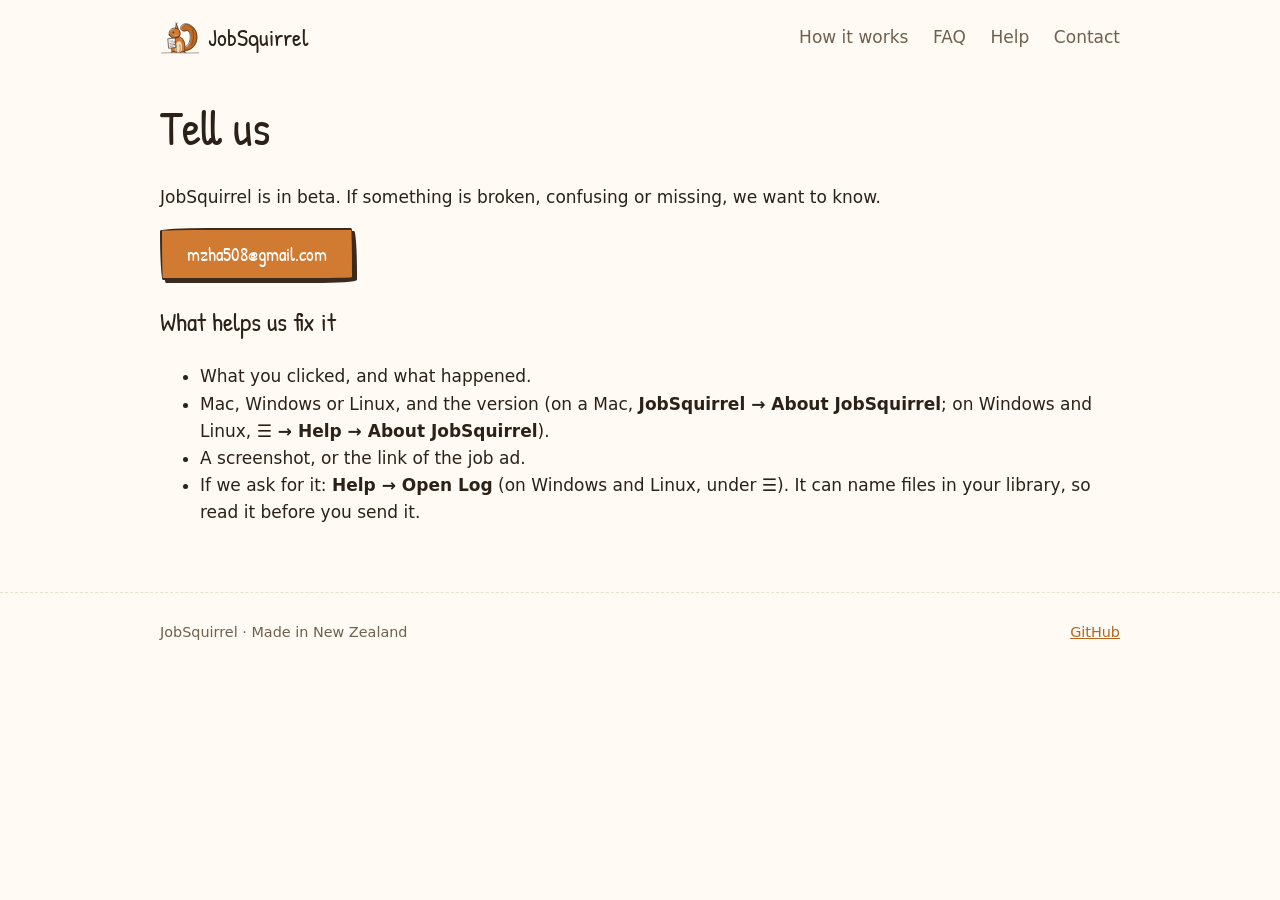
<file: contact.html>
<!doctype html>
<html lang="en">
<head>
<meta charset="utf-8">
<meta name="viewport" content="width=device-width, initial-scale=1">
<title>Contact JobSquirrel</title>
<meta name="description" content="Tell us what is broken, confusing or missing in JobSquirrel.">
<link rel="icon" href="squirrel.svg" type="image/svg+xml">
<link rel="stylesheet" href="style.css">
</head>
<body>

<div class="wrap">
  <header class="top">
    <a class="brand" href="index.html"><img src="squirrel.svg" alt="" width="40" height="33"> JobSquirrel</a>
    <nav aria-label="Main">
      <a href="index.html#how">How it works</a>
      <a href="index.html#faq">FAQ</a>
      <a href="help.html">Help</a>
      <a href="contact.html" aria-current="page">Contact</a>
    </nav>
  </header>
</div>

<main class="wrap contact">
  <h1>Tell us</h1>
  <p class="lead">JobSquirrel is in beta. If something is broken, confusing or missing, we want to know.</p>
  <!-- The only place the address is written. The app, the help page and the download page all link to this page. -->
  <p><a class="btn primary" href="mailto:mzha508@gmail.com?subject=JobSquirrel">mzha508@gmail.com</a></p>
  <h2>What helps us fix it</h2>
  <ul>
    <li>What you clicked, and what happened.</li>
    <li>Mac, Windows or Linux, and the version (on a Mac, <b>JobSquirrel → About JobSquirrel</b>; on Windows and Linux, <b>☰ → Help → About JobSquirrel</b>).</li>
    <li>A screenshot, or the link of the job ad.</li>
    <li>If we ask for it: <b>Help → Open Log</b> (on Windows and Linux, under <b>☰</b>). It can name files in your library, so read it before you send it.</li>
  </ul>
</main>

<footer>
  <div class="wrap">
    <span>JobSquirrel · Made in New Zealand</span>
    <span><a href="https://github.com/foxnz/landfern">GitHub</a></span>
  </div>
</footer>

</body>
</html>
</file>
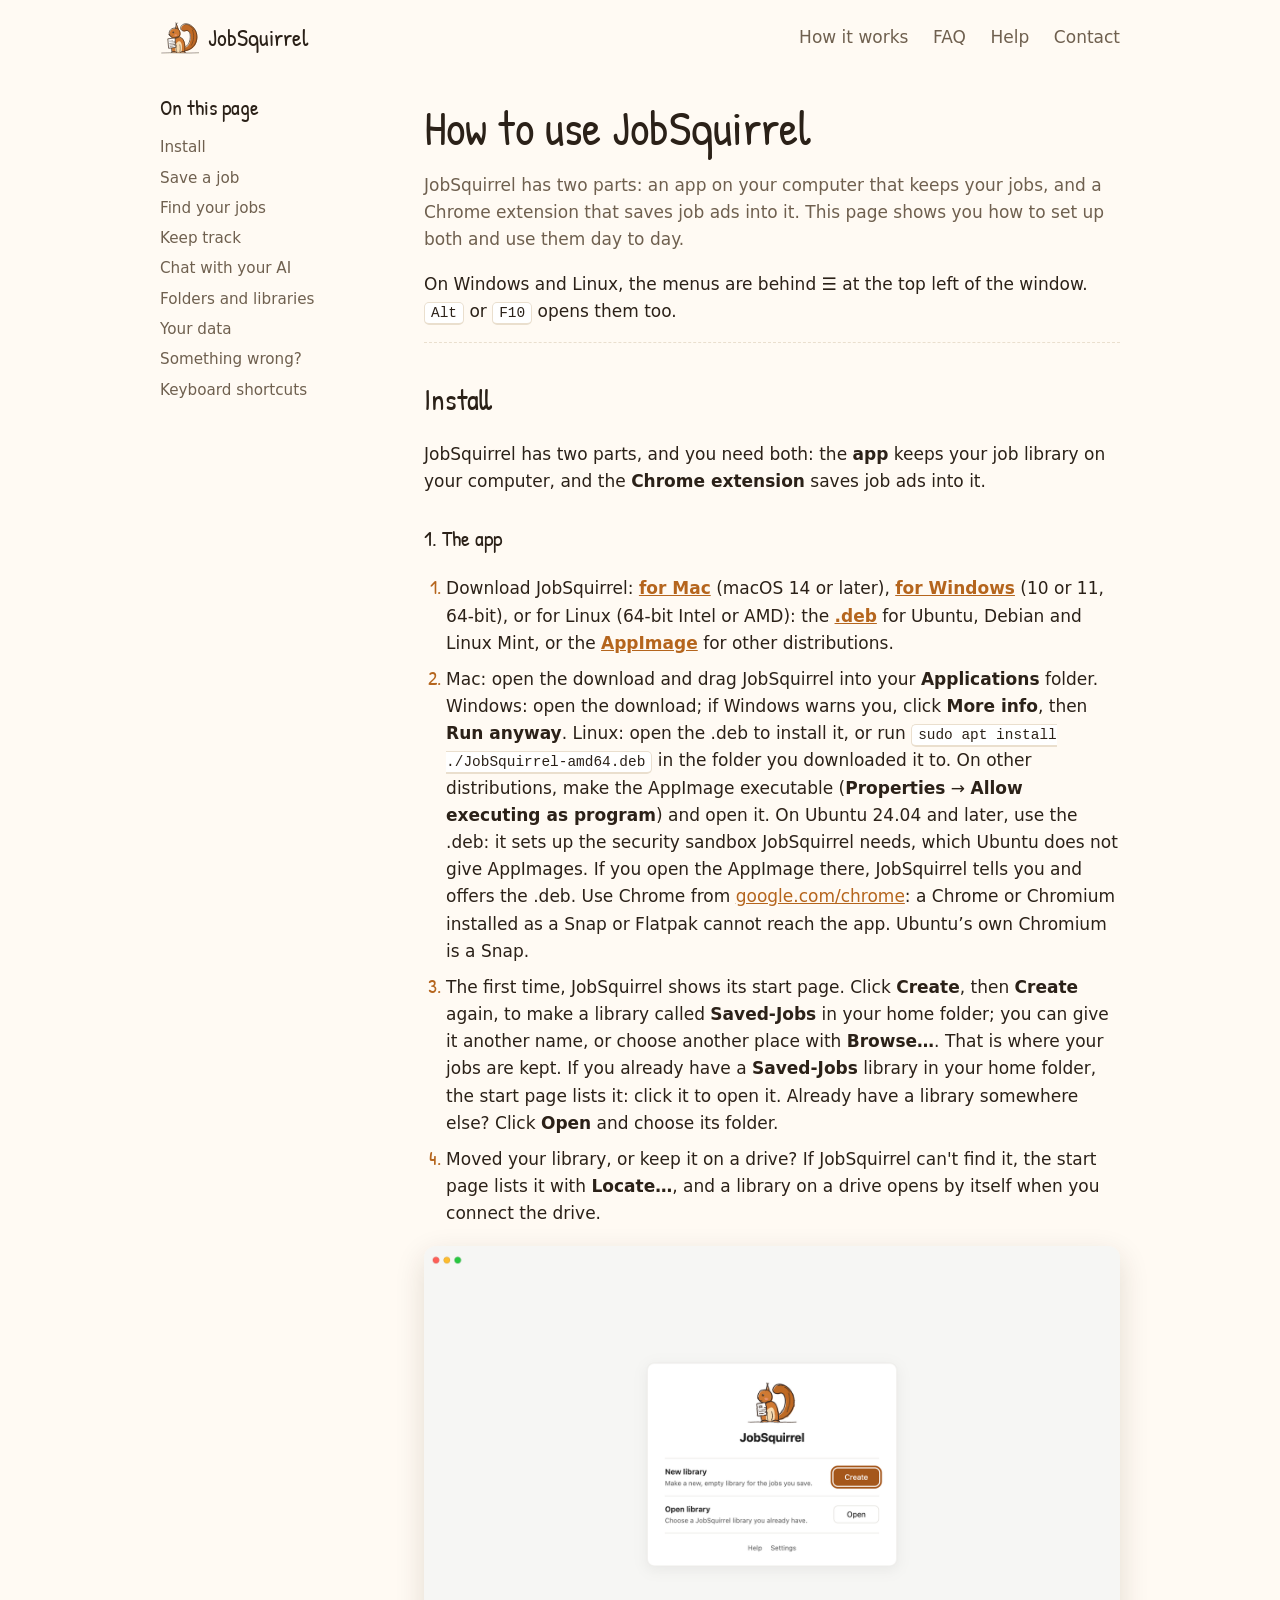
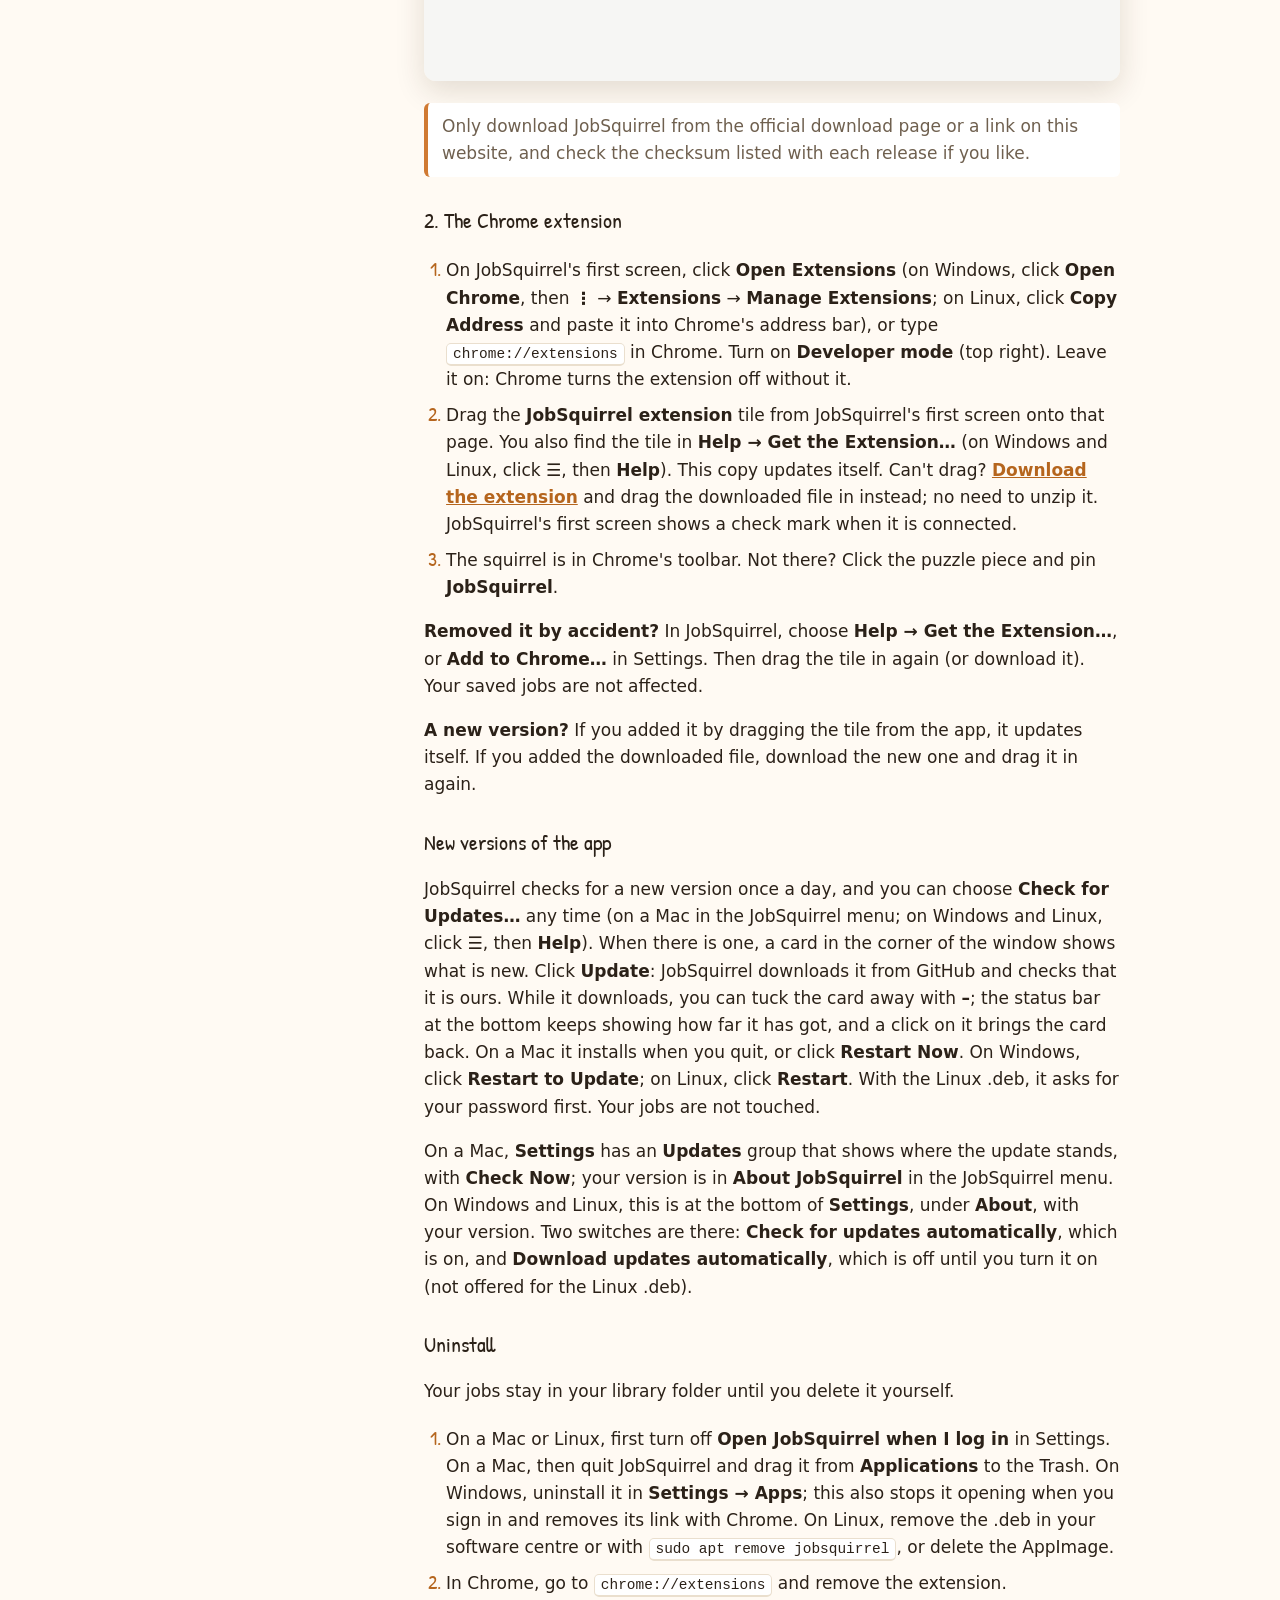
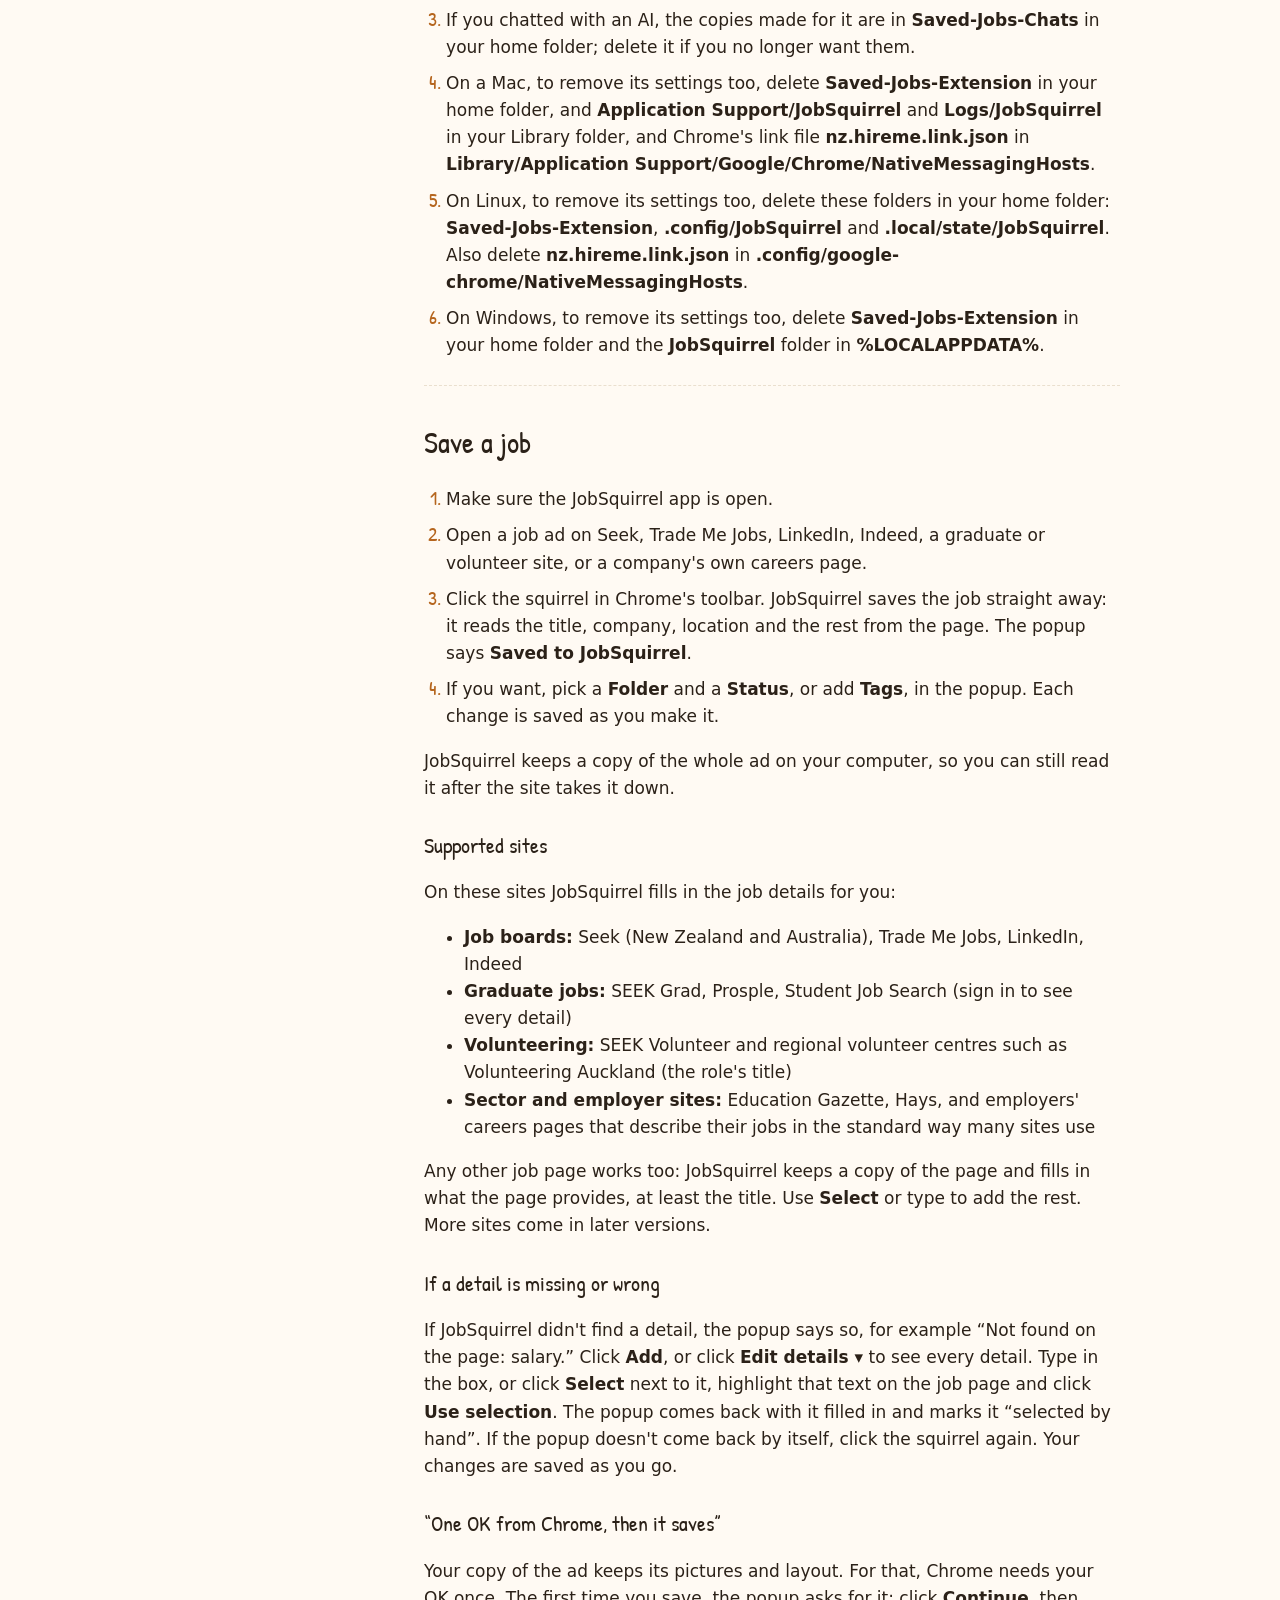
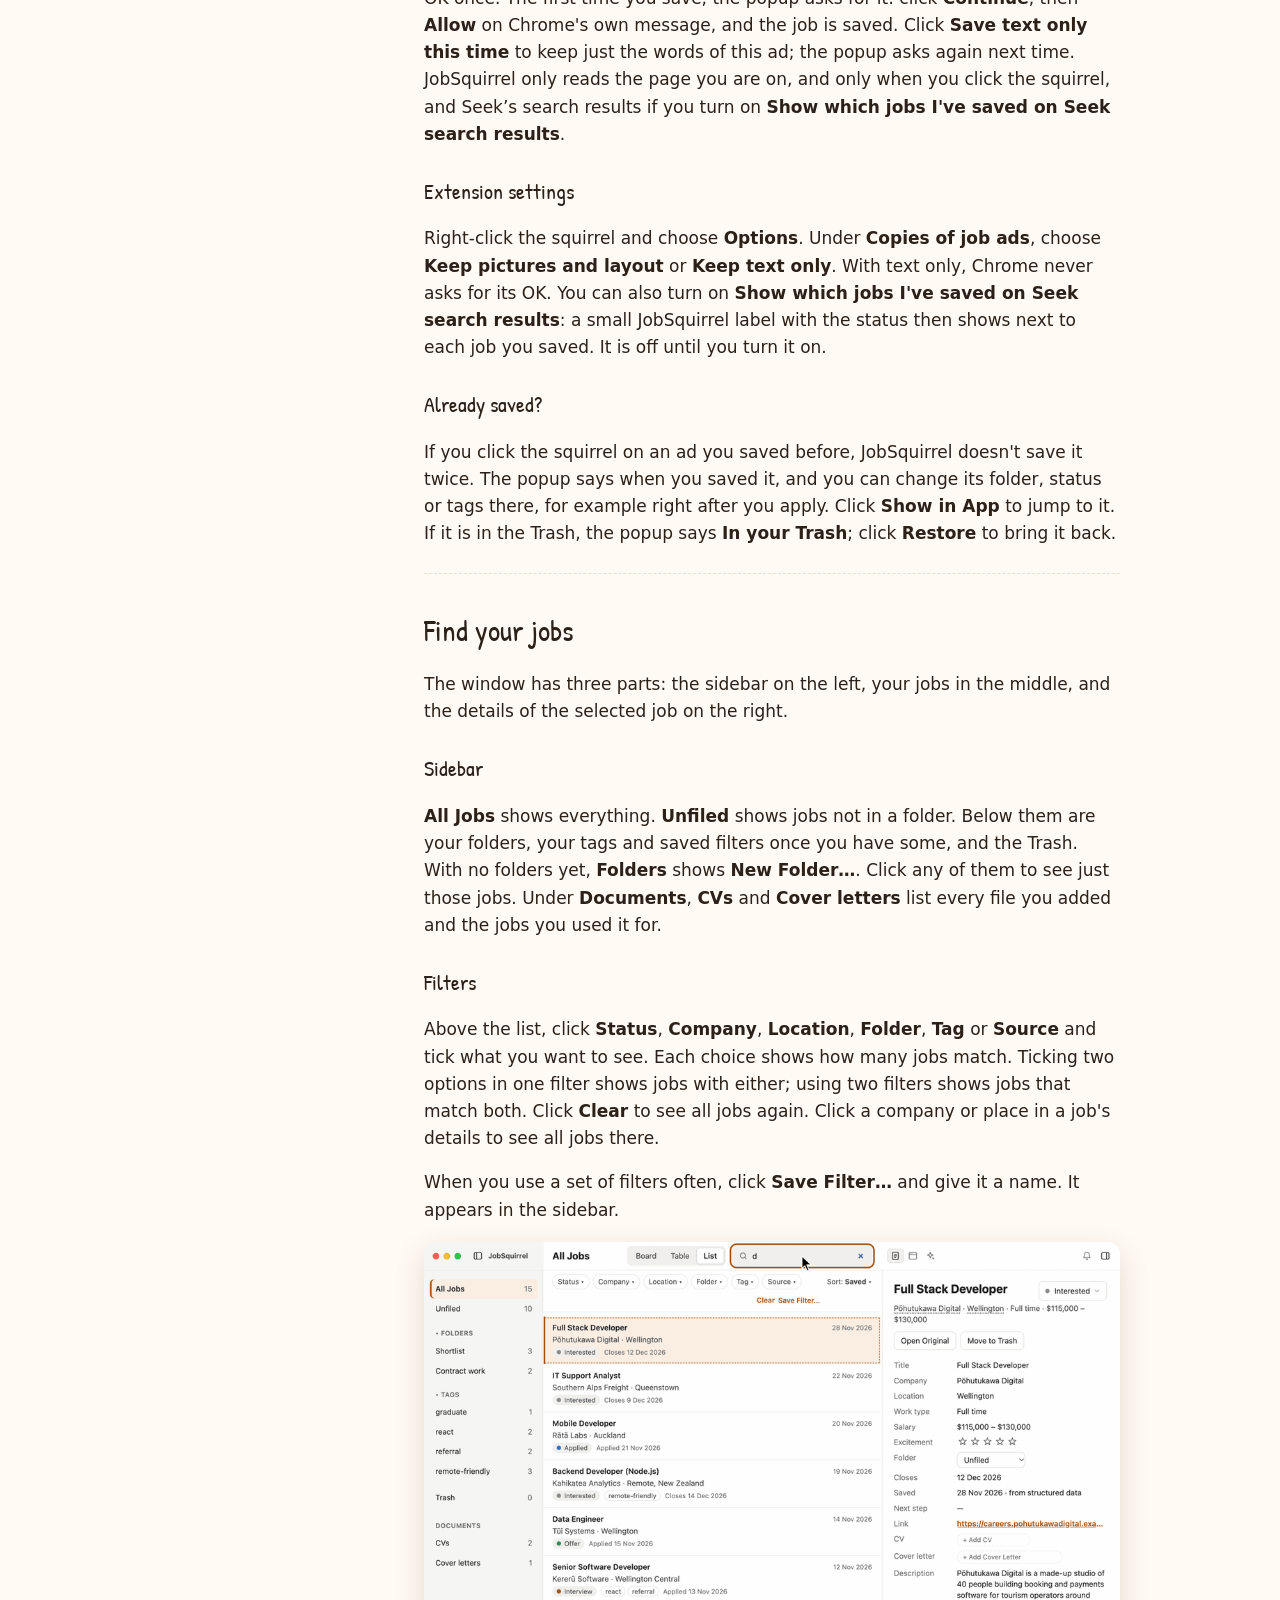
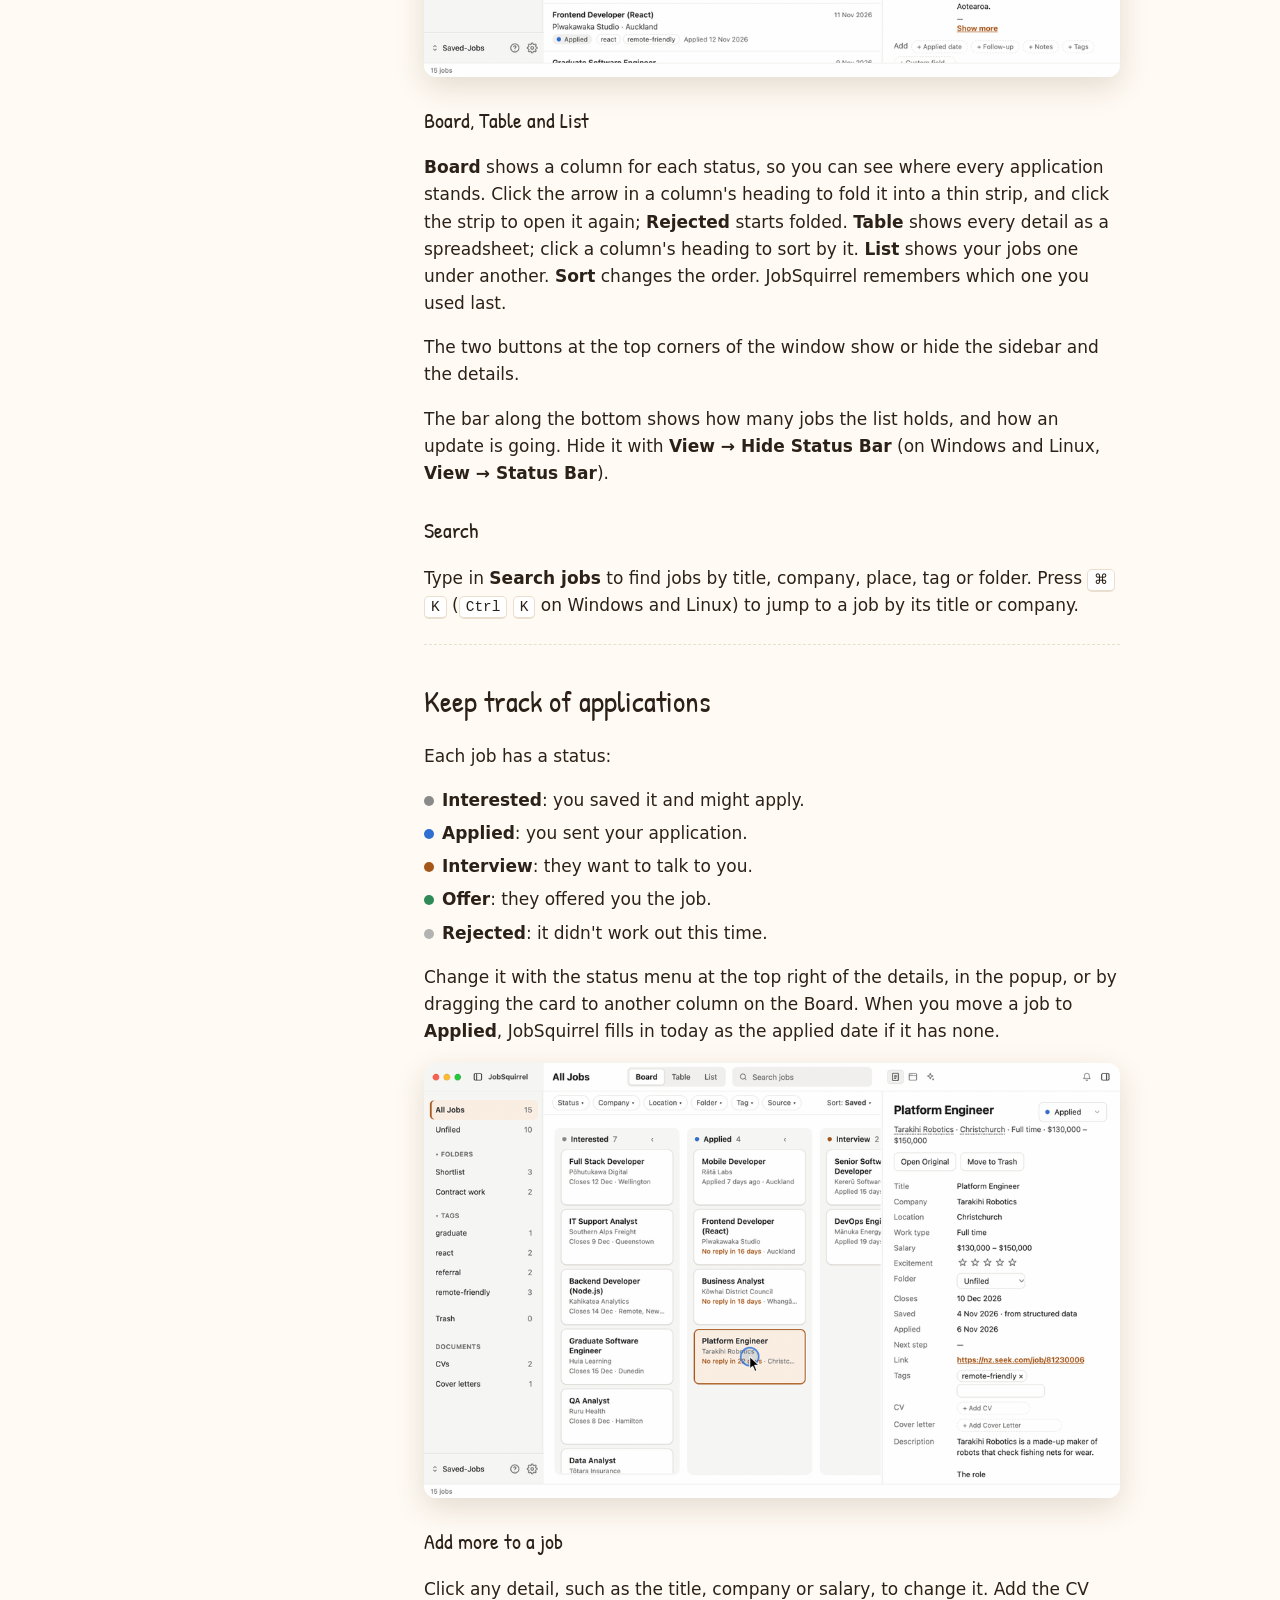
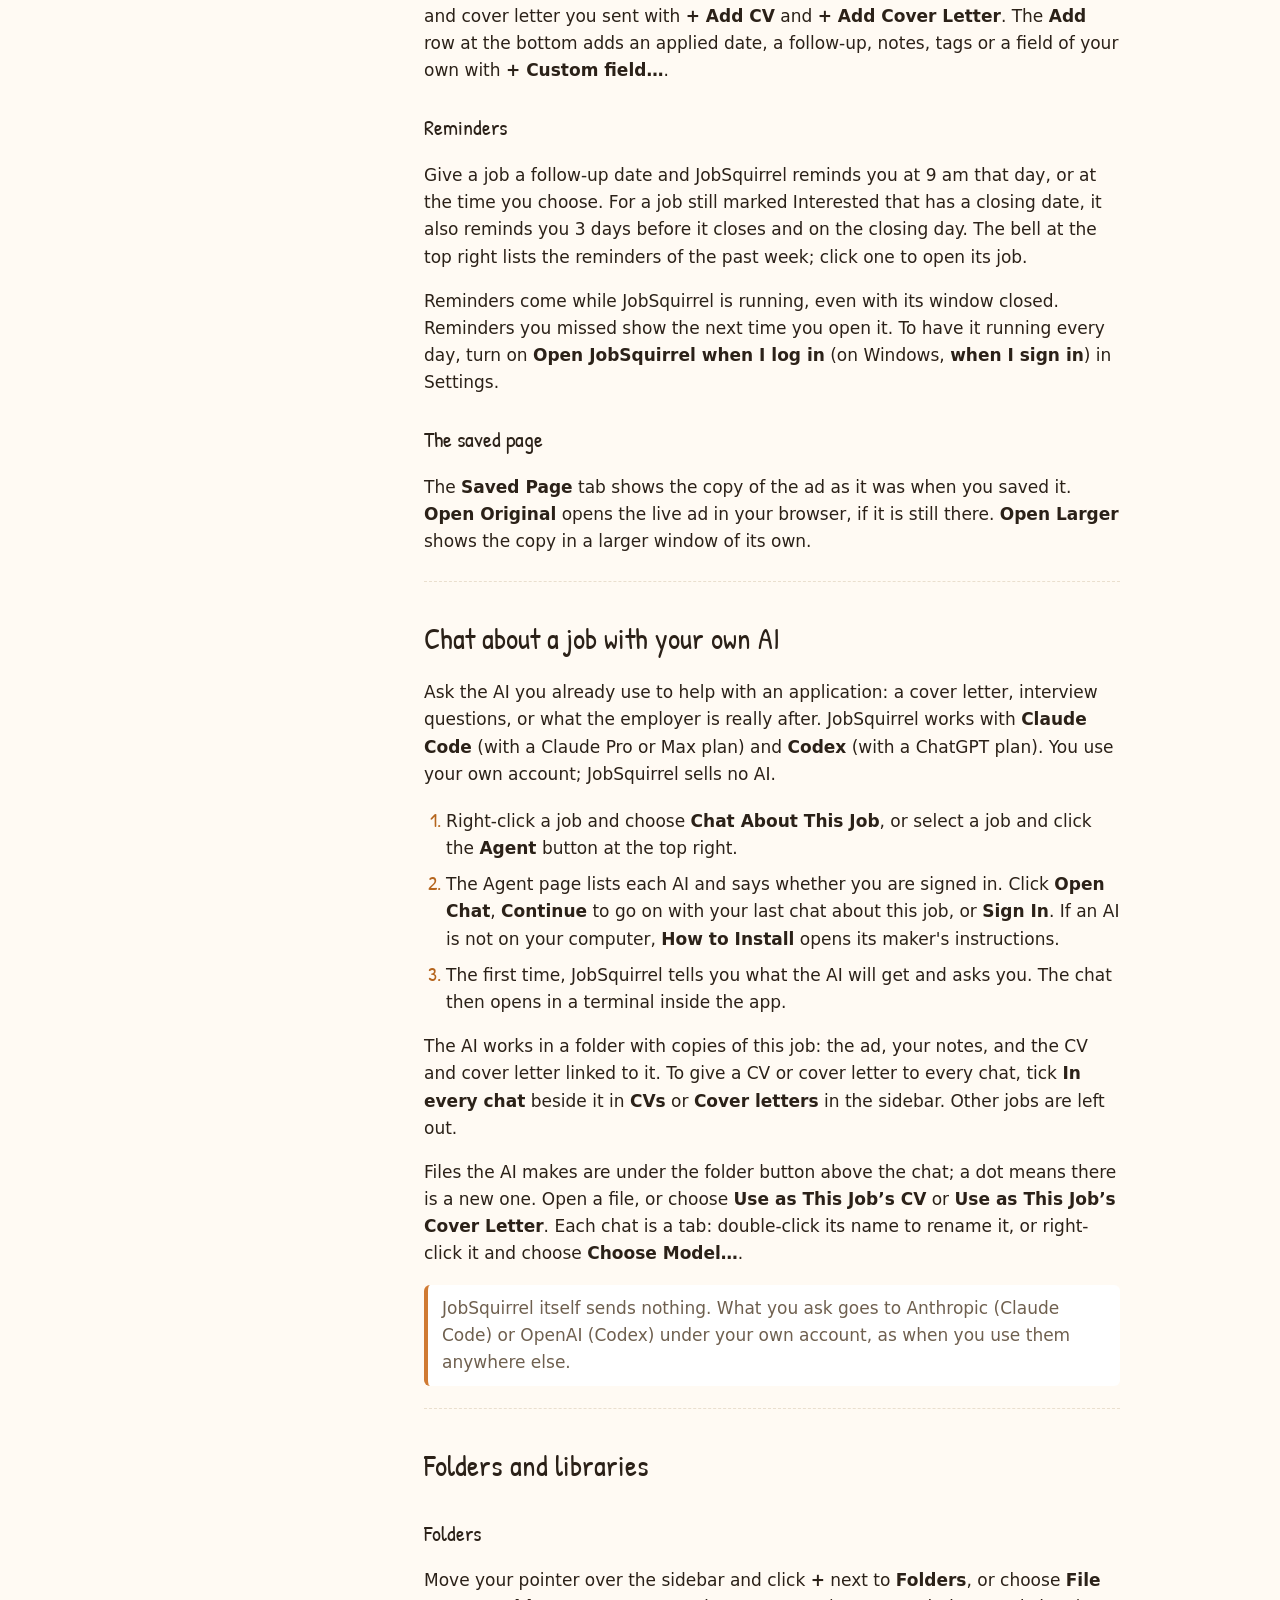
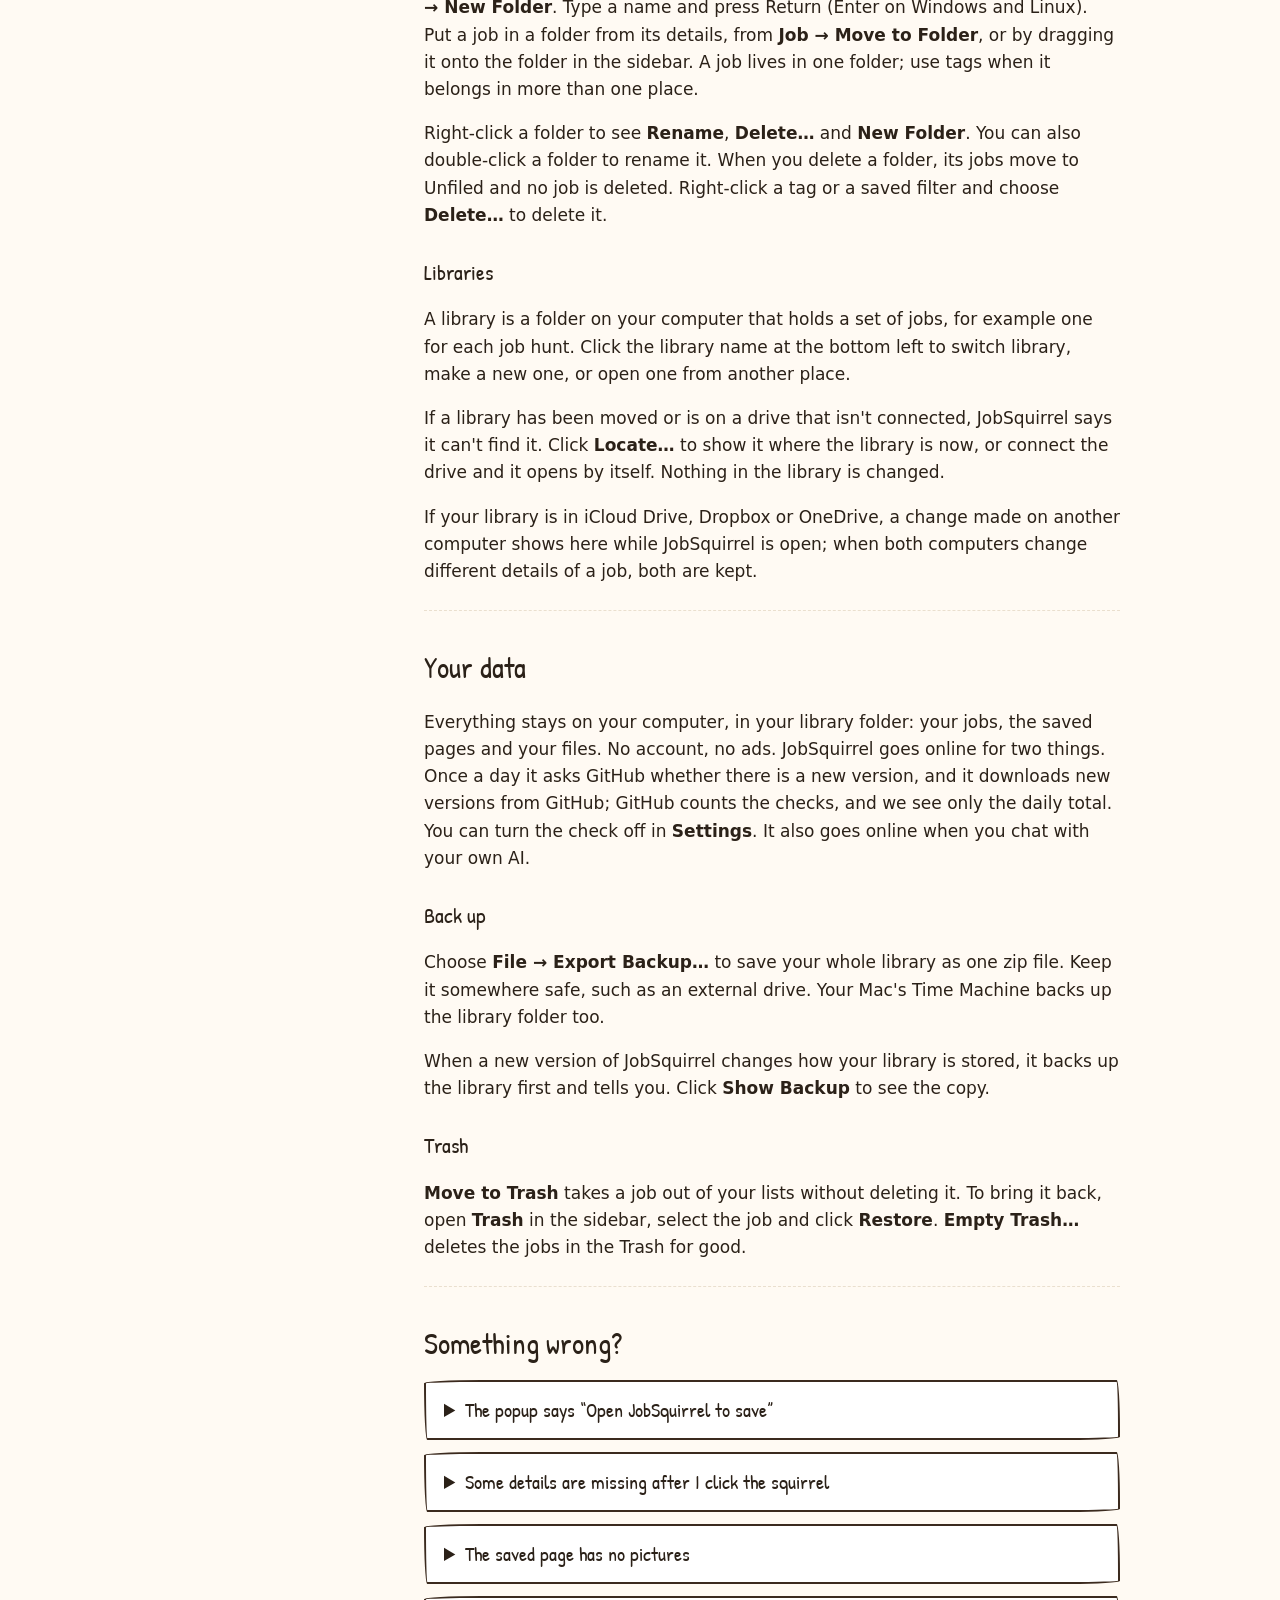
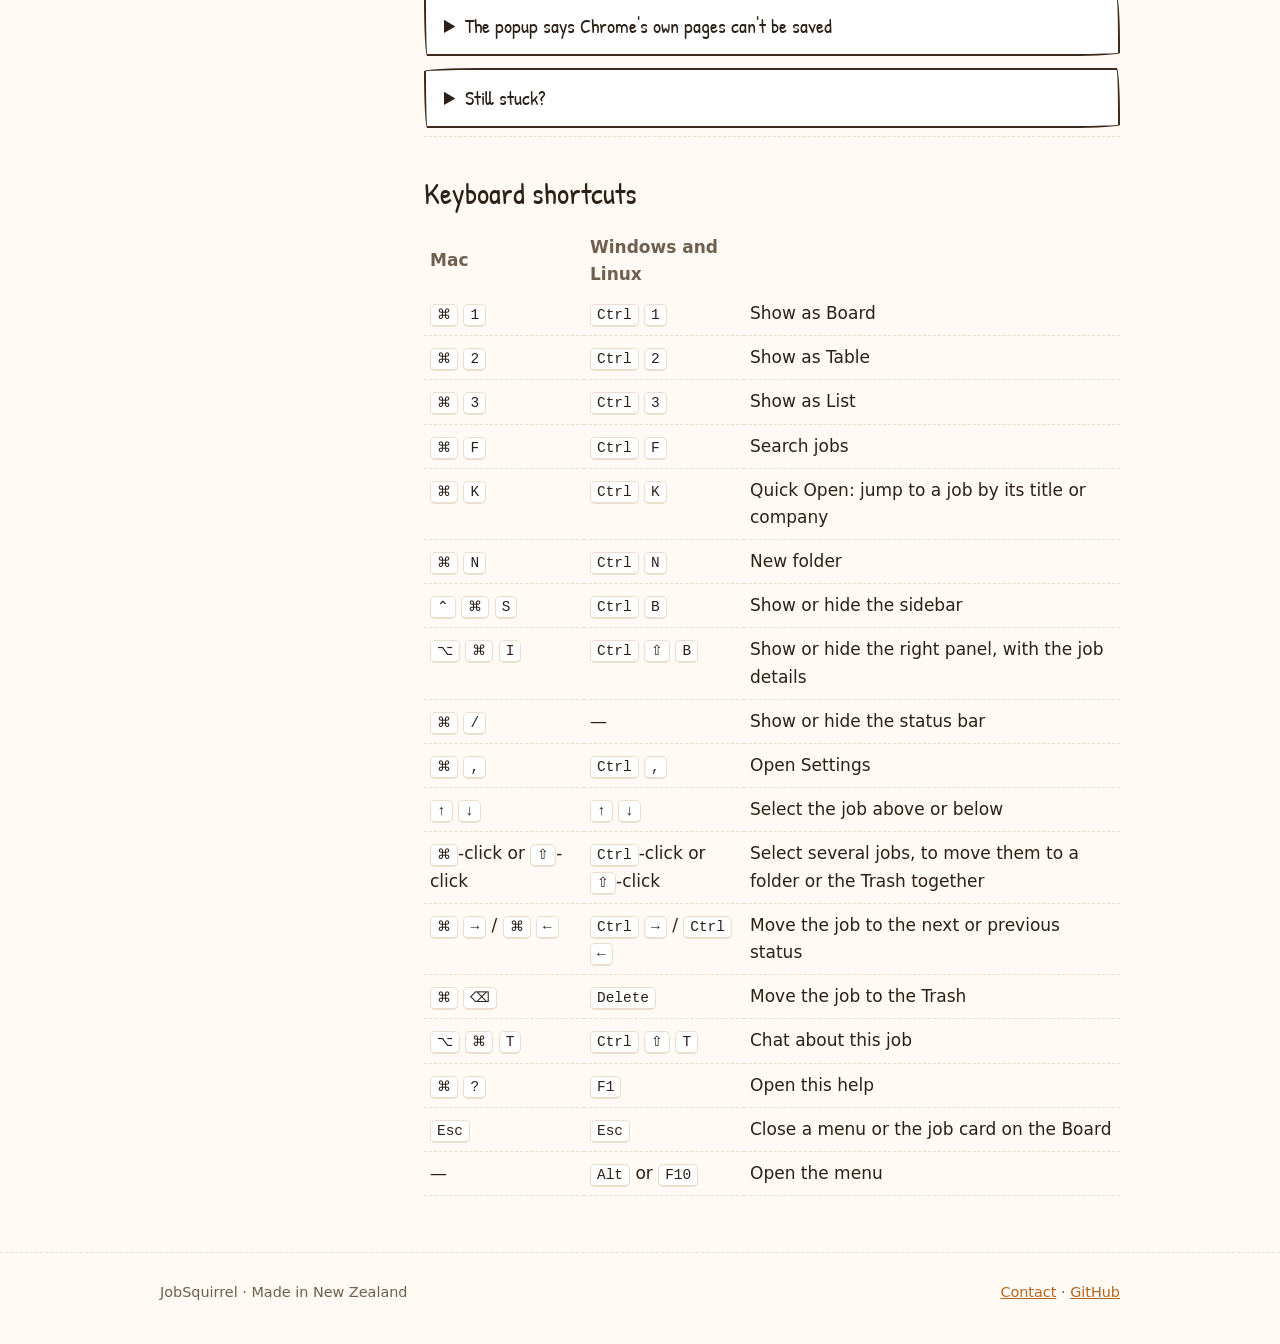
<file: help.html>
<!doctype html>
<html lang="en">
<head>
<meta charset="utf-8">
<meta name="viewport" content="width=device-width, initial-scale=1">
<title>JobSquirrel Help</title>
<meta name="description" content="How to install JobSquirrel, save job ads from Seek, Trade Me Jobs, LinkedIn, Indeed and other New Zealand job sites, and keep track of your applications.">
<link rel="icon" href="squirrel.svg" type="image/svg+xml">
<link rel="stylesheet" href="style.css">
<style>
  .help { display: grid; grid-template-columns: 14rem minmax(0, 1fr); gap: 40px; padding: 16px 0 48px; }
  .toc { position: sticky; top: 16px; align-self: start; font-size: .95rem; }
  .toc h2 { font-size: 1.4rem; margin: 0 0 .4em; }
  .toc ol { list-style: none; padding: 0; margin: 0; display: flex; flex-direction: column; gap: 6px; }
  .toc a { color: var(--muted); text-decoration: none; }
  .toc a:hover { color: var(--accent); }
  .doc { min-width: 0; max-width: 44rem; }
  .doc > h1 { font-size: clamp(2.2rem, 6vw, 3rem); margin: 0 0 .1em; }
  .doc > .lead { color: var(--muted); margin: 0 0 8px; }
  .doc section { padding: 32px 0 8px; }
  .doc section h2 { font-size: 1.9rem; }
  .doc h3 { font-size: 1.35rem; margin: 1.2em 0 .2em; }
  .doc ol.do { padding-left: 1.3em; }
  .doc ol.do li { margin: .35em 0; }
  .doc ol.do li::marker { color: var(--accent); font-family: var(--hand); font-size: 1.15em; }
  .tip { background: var(--card); border-left: 4px solid #d07a32; border-radius: 6px; padding: 10px 14px; margin: 14px 0; color: var(--muted); }
  .tip b { color: var(--fg); }
  kbd { font: .85em/1 ui-monospace, Menlo, monospace; border: 1px solid var(--line); border-bottom-width: 2px; border-radius: 5px; padding: 2px 6px; background: var(--card); color: var(--fg); white-space: nowrap; }
  .keys { width: 100%; border-collapse: collapse; margin-top: 12px; }
  .keys td { padding: 8px 6px; border-bottom: 1px dashed var(--line); vertical-align: top; }
  .keys td:first-child, .keys td:nth-child(2) { width: 10rem; }
  .keys th { text-align: left; font-weight: 600; padding: 4px 6px; color: var(--muted); }
  @media (max-width: 600px) { .keys td:first-child, .keys td:nth-child(2) { width: auto; } .keys td { padding: 8px 4px; } .keys kbd { padding: 0 3px; } }
  .status-list { list-style: none; padding: 0; display: flex; flex-direction: column; gap: 6px; }
  .status-list i { display: inline-block; width: 10px; height: 10px; border-radius: 50%; margin-right: 8px; }
  @media (max-width: 760px) {
    .help { grid-template-columns: minmax(0, 1fr); gap: 8px; }
    .toc { position: static; }
    .toc ol { flex-direction: row; flex-wrap: wrap; gap: 6px 14px; }
  }
</style>
</head>
<body>

<div class="wrap">
  <header class="top">
    <a class="brand" href="index.html"><img src="squirrel.svg" alt="" width="40" height="33"> JobSquirrel</a>
    <nav aria-label="Main">
      <a href="index.html#how">How it works</a>
      <a href="index.html#faq">FAQ</a>
      <a href="help.html" aria-current="page">Help</a>
      <a href="contact.html">Contact</a>
    </nav>
  </header>

  <div class="help">
    <aside class="toc" aria-label="On this page">
      <h2>On this page</h2>
      <ol>
        <li><a href="#install">Install</a></li>
        <li><a href="#save">Save a job</a></li>
        <li><a href="#find">Find your jobs</a></li>
        <li><a href="#track">Keep track</a></li>
        <li><a href="#chat">Chat with your AI</a></li>
        <li><a href="#folders">Folders and libraries</a></li>
        <li><a href="#data">Your data</a></li>
        <li><a href="#trouble">Something wrong?</a></li>
        <li><a href="#keys">Keyboard shortcuts</a></li>
      </ol>
    </aside>

    <main class="doc">
      <h1>How to use JobSquirrel</h1>
      <p class="lead">JobSquirrel has two parts: an app on your computer that keeps your jobs, and a Chrome extension that saves job ads into it. This page shows you how to set up both and use them day to day.</p>
      <p>On Windows and Linux, the menus are behind <b>☰</b> at the top left of the window. <kbd>Alt</kbd> or <kbd>F10</kbd> opens them too.</p>

      <section id="install">
        <h2>Install</h2>
        <p>JobSquirrel has two parts, and you need both: the <b>app</b> keeps your job library on your computer, and the <b>Chrome extension</b> saves job ads into it.</p>
        <h3>1. The app</h3>
        <ol class="do">
          <li>Download JobSquirrel: <a href="https://github.com/foxnz/landfern/releases/latest/download/JobSquirrel.dmg"><b>for Mac</b></a> (macOS 14 or later), <a href="https://github.com/foxnz/landfern/releases/latest/download/JobSquirrel-Setup.exe"><b>for Windows</b></a> (10 or 11, 64-bit), or for Linux (64-bit Intel or AMD): the <a href="https://github.com/foxnz/landfern/releases/latest/download/JobSquirrel-amd64.deb"><b>.deb</b></a> for Ubuntu, Debian and Linux Mint, or the <a href="https://github.com/foxnz/landfern/releases/latest/download/JobSquirrel-x86_64.AppImage"><b>AppImage</b></a> for other distributions.</li>
          <li>Mac: open the download and drag JobSquirrel into your <b>Applications</b> folder. Windows: open the download; if Windows warns you, click <b>More info</b>, then <b>Run anyway</b>. Linux: open the .deb to install it, or run <kbd>sudo apt install ./JobSquirrel-amd64.deb</kbd> in the folder you downloaded it to. On other distributions, make the AppImage executable (<b>Properties</b> → <b>Allow executing as program</b>) and open it. On Ubuntu 24.04 and later, use the .deb: it sets up the security sandbox JobSquirrel needs, which Ubuntu does not give AppImages. If you open the AppImage there, JobSquirrel tells you and offers the .deb. Use Chrome from <a href="https://www.google.com/chrome/">google.com/chrome</a>: a Chrome or Chromium installed as a Snap or Flatpak cannot reach the app. Ubuntu’s own Chromium is a Snap.</li>
          <li>The first time, JobSquirrel shows its start page. Click <b>Create</b>, then <b>Create</b> again, to make a library called <b>Saved-Jobs</b> in your home folder; you can give it another name, or choose another place with <b>Browse…</b>. That is where your jobs are kept. If you already have a <b>Saved-Jobs</b> library in your home folder, the start page lists it: click it to open it. Already have a library somewhere else? Click <b>Open</b> and choose its folder.</li>
          <li>Moved your library, or keep it on a drive? If JobSquirrel can't find it, the start page lists it with <b>Locate…</b>, and a library on a drive opens by itself when you connect the drive.</li>
        </ol>
        <picture><source media="(prefers-color-scheme: dark)" srcset="screens/start-page-dark.png"><img class="shot" src="screens/start-page.png" width="1000" height="625" loading="lazy" alt="The start page: New library with Create, and Open library with Open."></picture>
        <div class="tip">Only download JobSquirrel from the official download page or a link on this website, and check the checksum listed with each release if you like.</div>

        <h3>2. The Chrome extension</h3>
        <ol class="do">
          <li>On JobSquirrel's first screen, click <b>Open Extensions</b> (on Windows, click <b>Open Chrome</b>, then <b>⋮</b> → <b>Extensions</b> → <b>Manage Extensions</b>; on Linux, click <b>Copy Address</b> and paste it into Chrome's address bar), or type <kbd>chrome://extensions</kbd> in Chrome. Turn on <b>Developer mode</b> (top right). Leave it on: Chrome turns the extension off without it.</li>
          <li>Drag the <b>JobSquirrel extension</b> tile from JobSquirrel's first screen onto that page. You also find the tile in <b>Help → Get the Extension…</b> (on Windows and Linux, click <b>☰</b>, then <b>Help</b>). This copy updates itself. Can't drag? <a href="https://github.com/foxnz/landfern/releases/latest/download/JobSquirrel-Chrome-extension.zip"><b>Download the extension</b></a> and drag the downloaded file in instead; no need to unzip it. JobSquirrel's first screen shows a check mark when it is connected.</li>
          <li>The squirrel is in Chrome's toolbar. Not there? Click the puzzle piece and pin <b>JobSquirrel</b>.</li>
        </ol>
        <p><b>Removed it by accident?</b> In JobSquirrel, choose <b>Help → Get the Extension…</b>, or <b>Add to Chrome…</b> in Settings. Then drag the tile in again (or download it). Your saved jobs are not affected.</p>
        <p><b>A new version?</b> If you added it by dragging the tile from the app, it updates itself. If you added the downloaded file, download the new one and drag it in again.</p>

        <h3 id="updates">New versions of the app</h3>
        <p>JobSquirrel checks for a new version once a day, and you can choose <b>Check for Updates…</b> any time (on a Mac in the JobSquirrel menu; on Windows and Linux, click <b>☰</b>, then <b>Help</b>). When there is one, a card in the corner of the window shows what is new. Click <b>Update</b>: JobSquirrel downloads it from GitHub and checks that it is ours. While it downloads, you can tuck the card away with <b>–</b>; the status bar at the bottom keeps showing how far it has got, and a click on it brings the card back. On a Mac it installs when you quit, or click <b>Restart Now</b>. On Windows, click <b>Restart to Update</b>; on Linux, click <b>Restart</b>. With the Linux .deb, it asks for your password first. Your jobs are not touched.</p>
        <p>On a Mac, <b>Settings</b> has an <b>Updates</b> group that shows where the update stands, with <b>Check Now</b>; your version is in <b>About JobSquirrel</b> in the JobSquirrel menu. On Windows and Linux, this is at the bottom of <b>Settings</b>, under <b>About</b>, with your version. Two switches are there: <b>Check for updates automatically</b>, which is on, and <b>Download updates automatically</b>, which is off until you turn it on (not offered for the Linux .deb).</p>

        <h3 id="uninstall">Uninstall</h3>
        <p>Your jobs stay in your library folder until you delete it yourself.</p>
        <ol class="do">
          <li>On a Mac or Linux, first turn off <b>Open JobSquirrel when I log in</b> in Settings. On a Mac, then quit JobSquirrel and drag it from <b>Applications</b> to the Trash. On Windows, uninstall it in <b>Settings → Apps</b>; this also stops it opening when you sign in and removes its link with Chrome. On Linux, remove the .deb in your software centre or with <kbd>sudo apt remove jobsquirrel</kbd>, or delete the AppImage.</li>
          <li>In Chrome, go to <kbd>chrome://extensions</kbd> and remove the extension.</li>
          <li>If you chatted with an AI, the copies made for it are in <b>Saved-Jobs-Chats</b> in your home folder; delete it if you no longer want them.</li>
          <li>On a Mac, to remove its settings too, delete <b>Saved-Jobs-Extension</b> in your home folder, and <b>Application Support/JobSquirrel</b> and <b>Logs/JobSquirrel</b> in your Library folder, and Chrome's link file <b>nz.hireme.link.json</b> in <b>Library/Application Support/Google/Chrome/NativeMessagingHosts</b>.</li>
          <li>On Linux, to remove its settings too, delete these folders in your home folder: <b>Saved-Jobs-Extension</b>, <b>.config/JobSquirrel</b> and <b>.local/state/JobSquirrel</b>. Also delete <b>nz.hireme.link.json</b> in <b>.config/google-chrome/NativeMessagingHosts</b>.</li>
          <li>On Windows, to remove its settings too, delete <b>Saved-Jobs-Extension</b> in your home folder and the <b>JobSquirrel</b> folder in <b>%LOCALAPPDATA%</b>.</li>
        </ol>
      </section>

      <section id="save">
        <h2>Save a job</h2>
        <ol class="do">
          <li>Make sure the JobSquirrel app is open.</li>
          <li>Open a job ad on Seek, Trade Me Jobs, LinkedIn, Indeed, a graduate or volunteer site, or a company's own careers page.</li>
          <li>Click the squirrel in Chrome's toolbar. JobSquirrel saves the job straight away: it reads the title, company, location and the rest from the page. The popup says <b>Saved to JobSquirrel</b>.</li>
          <li>If you want, pick a <b>Folder</b> and a <b>Status</b>, or add <b>Tags</b>, in the popup. Each change is saved as you make it.</li>
        </ol>
        <p>JobSquirrel keeps a copy of the whole ad on your computer, so you can still read it after the site takes it down.</p>

        <h3 id="sites">Supported sites</h3>
        <p>On these sites JobSquirrel fills in the job details for you:</p>
        <ul>
          <li><b>Job boards:</b> Seek (New Zealand and Australia), Trade Me Jobs, LinkedIn, Indeed</li>
          <li><b>Graduate jobs:</b> SEEK Grad, Prosple, Student Job Search (sign in to see every detail)</li>
          <li><b>Volunteering:</b> SEEK Volunteer and regional volunteer centres such as Volunteering Auckland (the role's title)</li>
          <li><b>Sector and employer sites:</b> Education Gazette, Hays, and employers' careers pages that describe their jobs in the standard way many sites use</li>
        </ul>
        <p>Any other job page works too: JobSquirrel keeps a copy of the page and fills in what the page provides, at least the title. Use <b>Select</b> or type to add the rest. More sites come in later versions.</p>

        <h3>If a detail is missing or wrong</h3>
        <p>If JobSquirrel didn't find a detail, the popup says so, for example “Not found on the page: salary.” Click <b>Add</b>, or click <b>Edit details ▾</b> to see every detail. Type in the box, or click <b>Select</b> next to it, highlight that text on the job page and click <b>Use selection</b>. The popup comes back with it filled in and marks it “selected by hand”. If the popup doesn't come back by itself, click the squirrel again. Your changes are saved as you go.</p>

        <h3>“One OK from Chrome, then it saves”</h3>
        <p>Your copy of the ad keeps its pictures and layout. For that, Chrome needs your OK once. The first time you save, the popup asks for it: click <b>Continue</b>, then <b>Allow</b> on Chrome's own message, and the job is saved. Click <b>Save text only this time</b> to keep just the words of this ad; the popup asks again next time. JobSquirrel only reads the page you are on, and only when you click the squirrel, and Seek’s search results if you turn on <b>Show which jobs I've saved on Seek search results</b>.</p>

        <h3>Extension settings</h3>
        <p>Right-click the squirrel and choose <b>Options</b>. Under <b>Copies of job ads</b>, choose <b>Keep pictures and layout</b> or <b>Keep text only</b>. With text only, Chrome never asks for its OK. You can also turn on <b>Show which jobs I've saved on Seek search results</b>: a small JobSquirrel label with the status then shows next to each job you saved. It is off until you turn it on.</p>

        <h3>Already saved?</h3>
        <p>If you click the squirrel on an ad you saved before, JobSquirrel doesn't save it twice. The popup says when you saved it, and you can change its folder, status or tags there, for example right after you apply. Click <b>Show in App</b> to jump to it. If it is in the Trash, the popup says <b>In your Trash</b>; click <b>Restore</b> to bring it back.</p>
      </section>

      <section id="find">
        <h2>Find your jobs</h2>
        <p>The window has three parts: the sidebar on the left, your jobs in the middle, and the details of the selected job on the right.</p>
        <h3>Sidebar</h3>
        <p><b>All Jobs</b> shows everything. <b>Unfiled</b> shows jobs not in a folder. Below them are your folders, your tags and saved filters once you have some, and the Trash. With no folders yet, <b>Folders</b> shows <b>New Folder…</b>. Click any of them to see just those jobs. Under <b>Documents</b>, <b>CVs</b> and <b>Cover letters</b> list every file you added and the jobs you used it for.</p>
        <h3>Filters</h3>
        <p>Above the list, click <b>Status</b>, <b>Company</b>, <b>Location</b>, <b>Folder</b>, <b>Tag</b> or <b>Source</b> and tick what you want to see. Each choice shows how many jobs match. Ticking two options in one filter shows jobs with either; using two filters shows jobs that match both. Click <b>Clear</b> to see all jobs again. Click a company or place in a job's details to see all jobs there.</p>
        <p>When you use a set of filters often, click <b>Save Filter…</b> and give it a name. It appears in the sidebar.</p>
        <img class="shot" src="screens/search-filter.gif" width="1000" height="625" loading="lazy" alt="Typing “developer” in Search jobs, then choosing Applied in the Status filter, leaves the two matching jobs.">
        <h3>Board, Table and List</h3>
        <p><b>Board</b> shows a column for each status, so you can see where every application stands. Click the arrow in a column's heading to fold it into a thin strip, and click the strip to open it again; <b>Rejected</b> starts folded. <b>Table</b> shows every detail as a spreadsheet; click a column's heading to sort by it. <b>List</b> shows your jobs one under another. <b>Sort</b> changes the order. JobSquirrel remembers which one you used last.</p>
        <p>The two buttons at the top corners of the window show or hide the sidebar and the details.</p>
        <p>The bar along the bottom shows how many jobs the list holds, and how an update is going. Hide it with <b>View → Hide Status Bar</b> (on Windows and Linux, <b>View → Status Bar</b>).</p>
        <h3>Search</h3>
        <p>Type in <b>Search jobs</b> to find jobs by title, company, place, tag or folder. Press <kbd>⌘</kbd> <kbd>K</kbd> (<kbd>Ctrl</kbd> <kbd>K</kbd> on Windows and Linux) to jump to a job by its title or company.</p>
      </section>

      <section id="track">
        <h2>Keep track of applications</h2>
        <p>Each job has a status:</p>
        <ul class="status-list">
          <li><i style="background:#8a8a8a"></i><b>Interested</b>: you saved it and might apply.</li>
          <li><i style="background:#2f6fd1"></i><b>Applied</b>: you sent your application.</li>
          <li><i style="background:#a5571a"></i><b>Interview</b>: they want to talk to you.</li>
          <li><i style="background:#2e8b57"></i><b>Offer</b>: they offered you the job.</li>
          <li><i style="background:#b3b3b3"></i><b>Rejected</b>: it didn't work out this time.</li>
        </ul>
        <p>Change it with the status menu at the top right of the details, in the popup, or by dragging the card to another column on the Board. When you move a job to <b>Applied</b>, JobSquirrel fills in today as the applied date if it has none.</p>
        <img class="shot" src="screens/organise.gif" width="1000" height="625" loading="lazy" alt="Dragging a card from the Applied column to the Interview column changes the job's status.">
        <h3>Add more to a job</h3>
        <p>Click any detail, such as the title, company or salary, to change it. Add the CV and cover letter you sent with <b>+ Add CV</b> and <b>+ Add Cover Letter</b>. The <b>Add</b> row at the bottom adds an applied date, a follow-up, notes, tags or a field of your own with <b>+ Custom field…</b>.</p>
        <h3>Reminders</h3>
        <p>Give a job a follow-up date and JobSquirrel reminds you at 9 am that day, or at the time you choose. For a job still marked Interested that has a closing date, it also reminds you 3 days before it closes and on the closing day. The bell at the top right lists the reminders of the past week; click one to open its job.</p>
        <p>Reminders come while JobSquirrel is running, even with its window closed. Reminders you missed show the next time you open it. To have it running every day, turn on <b>Open JobSquirrel when I log in</b> (on Windows, <b>when I sign in</b>) in Settings.</p>
        <h3>The saved page</h3>
        <p>The <b>Saved Page</b> tab shows the copy of the ad as it was when you saved it. <b>Open Original</b> opens the live ad in your browser, if it is still there. <b>Open Larger</b> shows the copy in a larger window of its own.</p>
      </section>

      <section id="chat">
        <h2>Chat about a job with your own AI</h2>
        <p>Ask the AI you already use to help with an application: a cover letter, interview questions, or what the employer is really after. JobSquirrel works with <b>Claude Code</b> (with a Claude Pro or Max plan) and <b>Codex</b> (with a ChatGPT plan). You use your own account; JobSquirrel sells no AI.</p>
        <ol class="do">
          <li>Right-click a job and choose <b>Chat About This Job</b>, or select a job and click the <b>Agent</b> button at the top right.</li>
          <li>The Agent page lists each AI and says whether you are signed in. Click <b>Open Chat</b>, <b>Continue</b> to go on with your last chat about this job, or <b>Sign In</b>. If an AI is not on your computer, <b>How to Install</b> opens its maker's instructions.</li>
          <li>The first time, JobSquirrel tells you what the AI will get and asks you. The chat then opens in a terminal inside the app.</li>
        </ol>
        <p>The AI works in a folder with copies of this job: the ad, your notes, and the CV and cover letter linked to it. To give a CV or cover letter to every chat, tick <b>In every chat</b> beside it in <b>CVs</b> or <b>Cover letters</b> in the sidebar. Other jobs are left out.</p>
        <p>Files the AI makes are under the folder button above the chat; a dot means there is a new one. Open a file, or choose <b>Use as This Job’s CV</b> or <b>Use as This Job’s Cover Letter</b>. Each chat is a tab: double-click its name to rename it, or right-click it and choose <b>Choose Model…</b>.</p>
        <div class="tip">JobSquirrel itself sends nothing. What you ask goes to Anthropic (Claude Code) or OpenAI (Codex) under your own account, as when you use them anywhere else.</div>
      </section>

      <section id="folders">
        <h2>Folders and libraries</h2>
        <h3>Folders</h3>
        <p>Move your pointer over the sidebar and click <b>+</b> next to <b>Folders</b>, or choose <b>File → New Folder</b>. Type a name and press Return (Enter on Windows and Linux). Put a job in a folder from its details, from <b>Job → Move to Folder</b>, or by dragging it onto the folder in the sidebar. A job lives in one folder; use tags when it belongs in more than one place.</p>
        <p>Right-click a folder to see <b>Rename</b>, <b>Delete…</b> and <b>New Folder</b>. You can also double-click a folder to rename it. When you delete a folder, its jobs move to Unfiled and no job is deleted. Right-click a tag or a saved filter and choose <b>Delete…</b> to delete it.</p>
        <h3>Libraries</h3>
        <p>A library is a folder on your computer that holds a set of jobs, for example one for each job hunt. Click the library name at the bottom left to switch library, make a new one, or open one from another place.</p>
        <p>If a library has been moved or is on a drive that isn't connected, JobSquirrel says it can't find it. Click <b>Locate…</b> to show it where the library is now, or connect the drive and it opens by itself. Nothing in the library is changed.</p>
        <p>If your library is in iCloud Drive, Dropbox or OneDrive, a change made on another computer shows here while JobSquirrel is open; when both computers change different details of a job, both are kept.</p>
      </section>

      <section id="data">
        <h2>Your data</h2>
        <p>Everything stays on your computer, in your library folder: your jobs, the saved pages and your files. No account, no ads. JobSquirrel goes online for two things. Once a day it asks GitHub whether there is a new version, and it downloads new versions from GitHub; GitHub counts the checks, and we see only the daily total. You can turn the check off in <b>Settings</b>. It also goes online when you chat with your own AI.</p>
        <h3>Back up</h3>
        <p>Choose <b>File → Export Backup…</b> to save your whole library as one zip file. Keep it somewhere safe, such as an external drive. Your Mac's Time Machine backs up the library folder too.</p>
        <p>When a new version of JobSquirrel changes how your library is stored, it backs up the library first and tells you. Click <b>Show Backup</b> to see the copy.</p>
        <h3>Trash</h3>
        <p><b>Move to Trash</b> takes a job out of your lists without deleting it. To bring it back, open <b>Trash</b> in the sidebar, select the job and click <b>Restore</b>. <b>Empty Trash…</b> deletes the jobs in the Trash for good.</p>
      </section>

      <section id="trouble">
        <h2>Something wrong?</h2>
        <details id="connection">
          <summary>The popup says “Open JobSquirrel to save”</summary>
          <p>The extension can only save when the app is running. Open JobSquirrel, then click <b>Try Again</b>. If it still says this, quit JobSquirrel and Chrome, open JobSquirrel first, then Chrome.</p>
          <p>On Linux, a Chrome or Chromium installed as a Snap or Flatpak cannot reach the app. Ubuntu’s own Chromium is a Snap. Install Chrome from google.com/chrome.</p>
        </details>
        <details>
          <summary>Some details are missing after I click the squirrel</summary>
          <p>Some sites don't put every detail where JobSquirrel can read it. In the popup, click <b>Add</b> or <b>Edit details ▾</b>. Type the detail in, or click <b>Select</b> next to the box, highlight the detail on the page and click <b>Use selection</b>.</p>
        </details>
        <details>
          <summary>The saved page has no pictures</summary>
          <p>You clicked <b>Save text only this time</b>, said no to Chrome's message, or chose <b>Keep text only</b> in the extension's settings. If you said no, the popup asks again on your next save. To check the setting, right-click the squirrel and choose <b>Options</b>.</p>
        </details>
        <details>
          <summary>The popup says Chrome's own pages can't be saved</summary>
          <p>JobSquirrel only saves normal web pages. It can't save Chrome's own pages, such as a new tab or the settings. Open a job ad, then click the squirrel again.</p>
        </details>
        <details>
          <summary>Still stuck?</summary>
          <p><a href="contact.html">Tell us</a>: in the app, <b>Help → Send Feedback…</b> opens the same page.</p>
        </details>
      </section>

      <section id="keys">
        <h2>Keyboard shortcuts</h2>
        <table class="keys">
          <tr><th>Mac</th><th>Windows and Linux</th><th></th></tr>
          <tr><td><kbd>⌘</kbd> <kbd>1</kbd></td><td><kbd>Ctrl</kbd> <kbd>1</kbd></td><td>Show as Board</td></tr>
          <tr><td><kbd>⌘</kbd> <kbd>2</kbd></td><td><kbd>Ctrl</kbd> <kbd>2</kbd></td><td>Show as Table</td></tr>
          <tr><td><kbd>⌘</kbd> <kbd>3</kbd></td><td><kbd>Ctrl</kbd> <kbd>3</kbd></td><td>Show as List</td></tr>
          <tr><td><kbd>⌘</kbd> <kbd>F</kbd></td><td><kbd>Ctrl</kbd> <kbd>F</kbd></td><td>Search jobs</td></tr>
          <tr><td><kbd>⌘</kbd> <kbd>K</kbd></td><td><kbd>Ctrl</kbd> <kbd>K</kbd></td><td>Quick Open: jump to a job by its title or company</td></tr>
          <tr><td><kbd>⌘</kbd> <kbd>N</kbd></td><td><kbd>Ctrl</kbd> <kbd>N</kbd></td><td>New folder</td></tr>
          <tr><td><kbd>⌃</kbd> <kbd>⌘</kbd> <kbd>S</kbd></td><td><kbd>Ctrl</kbd> <kbd>B</kbd></td><td>Show or hide the sidebar</td></tr>
          <tr><td><kbd>⌥</kbd> <kbd>⌘</kbd> <kbd>I</kbd></td><td><kbd>Ctrl</kbd> <kbd>⇧</kbd> <kbd>B</kbd></td><td>Show or hide the right panel, with the job details</td></tr>
          <tr><td><kbd>⌘</kbd> <kbd>/</kbd></td><td>—</td><td>Show or hide the status bar</td></tr>
          <tr><td><kbd>⌘</kbd> <kbd>,</kbd></td><td><kbd>Ctrl</kbd> <kbd>,</kbd></td><td>Open Settings</td></tr>
          <tr><td><kbd>↑</kbd> <kbd>↓</kbd></td><td><kbd>↑</kbd> <kbd>↓</kbd></td><td>Select the job above or below</td></tr>
          <tr><td><kbd>⌘</kbd>-click or <kbd>⇧</kbd>-click</td><td><kbd>Ctrl</kbd>-click or <kbd>⇧</kbd>-click</td><td>Select several jobs, to move them to a folder or the Trash together</td></tr>
          <tr><td><kbd>⌘</kbd> <kbd>→</kbd> / <kbd>⌘</kbd> <kbd>←</kbd></td><td><kbd>Ctrl</kbd> <kbd>→</kbd> / <kbd>Ctrl</kbd> <kbd>←</kbd></td><td>Move the job to the next or previous status</td></tr>
          <tr><td><kbd>⌘</kbd> <kbd>⌫</kbd></td><td><kbd>Delete</kbd></td><td>Move the job to the Trash</td></tr>
          <tr><td><kbd>⌥</kbd> <kbd>⌘</kbd> <kbd>T</kbd></td><td><kbd>Ctrl</kbd> <kbd>⇧</kbd> <kbd>T</kbd></td><td>Chat about this job</td></tr>
          <tr><td><kbd>⌘</kbd> <kbd>?</kbd></td><td><kbd>F1</kbd></td><td>Open this help</td></tr>
          <tr><td><kbd>Esc</kbd></td><td><kbd>Esc</kbd></td><td>Close a menu or the job card on the Board</td></tr>
          <tr><td>—</td><td><kbd>Alt</kbd> or <kbd>F10</kbd></td><td>Open the menu</td></tr>
        </table>
      </section>
    </main>
  </div>
</div>

<footer>
  <div class="wrap">
    <span>JobSquirrel · Made in New Zealand</span>
    <span><a href="contact.html">Contact</a> · <a href="https://github.com/foxnz/landfern">GitHub</a></span>
  </div>
</footer>

</body>
</html>
</file>
<file: style.css>
/* Patrick Hand by Patrick Wagesreiter, SIL Open Font License 1.1 (fonts/OFL.txt) */
@font-face { font-family: "Patrick Hand"; src: url("fonts/PatrickHand-Regular.ttf") format("truetype"); font-display: swap; }
:root {
  color-scheme: light dark;
  --bg: #fffaf3; --card: #ffffff; --fg: #2b2118; --muted: #6f604f;
  --accent: #b5651d; --accent-fg: #ffffff; --line: #eadfce; --ink: #3b2a1e;
  --hand: "Patrick Hand", "Marker Felt", "Chalkboard SE", cursive;
}
@media (prefers-color-scheme: dark) {
  :root {
    --bg: #1d1813; --card: #27201a; --fg: #f3ebe1; --muted: #b3a492;
    --accent: #e0954a; --accent-fg: #1d1813; --line: #3a3027; --ink: #f3ebe1;
  }
}
* { box-sizing: border-box; }
body { margin: 0; background: var(--bg); color: var(--fg);
       font: 17px/1.6 system-ui, -apple-system, "Segoe UI", sans-serif; }
a { color: var(--accent); }
h1, h2, h3, .brand, .btn, .step, summary { font-family: var(--hand); font-weight: 400; }
.wrap { max-width: 62rem; margin: 0 auto; padding: 0 16px; }

header.top { display: flex; justify-content: space-between; align-items: center; padding: 18px 0; }
.brand { display: flex; align-items: center; gap: 8px; font-size: 1.5rem; text-decoration: none; color: var(--fg); }
nav a { margin-left: 1.2rem; color: var(--muted); text-decoration: none; }
nav a:hover { color: var(--accent); }

/* hand-drawn borders */
.card, details, .btn {
  border: 2.5px solid var(--ink);
  border-radius: 255px 15px 225px 15px / 15px 225px 15px 255px;
}
.card { background: var(--card); padding: 20px; }
.card h3 { margin: .2em 0 .2em; font-size: 1.4rem; }
.card p { margin: 0; color: var(--muted); }
.card .icon { font-size: 1.8rem; }
.step { font-size: 1.6rem; color: var(--accent); line-height: 1; }

.hero { text-align: center; padding: 32px 16px 64px; }
.hero-sq { width: 260px; max-width: 70vw; height: auto; cursor: pointer; }
.hero h1 { font-size: clamp(2.2rem, 7vw, 3.6rem); line-height: 1.15; margin: .2em 0 .3em; }
.hero h1 u { text-decoration: none; white-space: nowrap; padding-bottom: 6px;
  background: url("data:image/svg+xml,%3Csvg xmlns='http://www.w3.org/2000/svg' viewBox='0 0 200 12'%3E%3Cpath d='M2 8 C50 2 120 12 198 5' fill='none' stroke='%23d07a32' stroke-width='4' stroke-linecap='round'/%3E%3C/svg%3E") bottom / 100% 12px no-repeat; }
.hero p { color: var(--muted); font-size: 1.15rem; max-width: 36rem; margin: 0 auto; }
.cta { margin-top: 28px; display: flex; gap: 14px; justify-content: center; flex-wrap: wrap; }
.btn { display: inline-block; padding: .45em 1.3em; font-size: 1.2rem; text-decoration: none; box-shadow: 3px 3px 0 var(--ink); }
.btn.primary { background: #d07a32; color: #fff; }
.btn.ghost { background: var(--card); color: var(--fg); }
.btn[aria-disabled="true"] { cursor: default; }
.hero p.small { margin-top: 16px; font-size: .95rem; }
.hero .shot-main { margin: 40px 0 0; }
.cta.left { justify-content: flex-start; }
/* Two downloads, numbered, so nobody stops after the first */
.get { display: flex; align-items: center; gap: 10px; margin-top: 28px; text-align: left; }
.get .card { flex: 1; display: flex; flex-direction: column; align-items: flex-start; gap: 6px; }
.get .btn { margin-top: 8px; }
.get p { margin: 0; text-align: left; }
.get .other { font-size: .9rem; margin-top: 6px; }
.get .plus { width: 30px; flex: none; }
.get .plus .ink { stroke: var(--ink); fill: none; stroke-width: 2.5; stroke-linecap: round; }
@media (max-width: 700px) { .get { flex-direction: column; align-items: stretch; } .get .plus { align-self: center; } }
.swaps { display: grid; grid-template-columns: 1fr 1fr; gap: 18px; margin-top: 24px; }
.swaps .card { padding: 18px 24px 20px; }
.swaps s { text-decoration-color: #d07a32; text-decoration-thickness: 2px; }
.swaps b { font-family: var(--hand); font-weight: 400; font-size: 1.6rem; line-height: 1.2; color: var(--fg); }
.swaps .card p + p { margin-top: 6px; }
@media (max-width: 600px) { .swaps { grid-template-columns: 1fr; } }
.chips { display: flex; flex-wrap: wrap; gap: 10px; }
.chips span { background: var(--card); border: 1.5px solid var(--line); border-radius: 99px; padding: 4px 14px; }
.contact { padding-top: 16px; padding-bottom: 48px; }
.contact h1 { font-size: clamp(2.2rem, 6vw, 3rem); margin: 0; }
.contact .btn { max-width: 100%; overflow-wrap: anywhere; }
.hero .note { margin-top: 22px; font-family: var(--hand); font-size: 1.2rem; color: var(--accent); }

section { padding: 48px 0; border-top: 1px dashed var(--line); }
section h2 { font-size: 2.1rem; margin: 0 0 .2em; }
section .lead { color: var(--muted); margin-top: 0; max-width: 40rem; }
.grid { display: grid; gap: 18px; grid-template-columns: repeat(auto-fit, minmax(14rem, 1fr)); margin-top: 24px; }

.steps { display: flex; align-items: center; gap: 8px; margin-top: 24px; }
.steps .card { flex: 1; }
.steps .arrow { width: 46px; flex: none; }
@media (max-width: 720px) {
  .steps { flex-direction: column; align-items: stretch; }
  .steps .arrow { transform: rotate(90deg); align-self: center; }
}

.statuses { display: grid; gap: 14px; grid-template-columns: repeat(auto-fit, minmax(10.5rem, 1fr)); margin-top: 24px; }
.status { text-align: center; padding: 12px 12px 16px; }
.status .sq { width: 100%; max-width: 180px; height: auto; display: block; margin: 0 auto; }

details { background: var(--card); padding: 12px 18px; margin-top: 12px; }
summary { font-size: 1.25rem; cursor: pointer; }
details p { color: var(--muted); margin: .4em 0 0; }

footer { border-top: 1px dashed var(--line); padding: 28px 0 40px; color: var(--muted); font-size: .9rem; }
footer .wrap { display: flex; justify-content: space-between; gap: 12px; flex-wrap: wrap; }
@media (max-width: 520px) { nav { display: none; } }

/* squirrel drawing */
.ink, .pink { fill: none; stroke: var(--ink); stroke-width: 3.2; stroke-linecap: round; stroke-linejoin: round; }
.pink { stroke: #3b2a1e; }  /* lines on the white paper stay dark in dark mode */
.thin { stroke-width: 2; }
.fur { fill: #d07a32; } .tail { fill: #c06a26; } .belly { fill: #f6dcb3; }
.nut { fill: #b98048; } .cap { fill: #6e4a2a; } .cheek { fill: #f2a08a; opacity: .7; }
.dot { fill: #2b1d14; } .shine, .paper { fill: #fff; }
svg .hand { font-family: var(--hand); fill: #3b2a1e; }
svg .qmark { fill: var(--ink); }
.steps .arrow .ink { stroke: var(--ink); }

/* squirrel animation: blink, wag on hover, acorn drop on click */
.hero-sq .eye { transform-box: fill-box; transform-origin: center; animation: blink 4s infinite; }
@keyframes blink { 0%, 90%, 100% { transform: scaleY(1); } 93% { transform: scaleY(.1); } }
.hero-sq .tailg { transform-box: view-box; transform-origin: 128px 160px; }
.hero-sq:hover .tailg { animation: wag .5s ease-in-out 3; }
@keyframes wag { 0%, 100% { transform: rotate(0); } 30% { transform: rotate(-7deg); } 70% { transform: rotate(5deg); } }
.hero-sq .drop { opacity: 0; transform-box: view-box; transform-origin: 150px 40px; }
.hero-sq .drop.falling { animation: fall 1.3s cubic-bezier(.5, 0, .6, 1) forwards; }
@keyframes fall {
  0% { transform: translate(0, -60px) rotate(0); opacity: 1; }
  55% { transform: translate(0, 118px) rotate(200deg); }
  70% { transform: translate(6px, 100px) rotate(240deg); }
  85% { transform: translate(10px, 118px) rotate(270deg); opacity: 1; }
  100% { transform: translate(10px, 118px) rotate(270deg); opacity: 0; }
}
@media (prefers-reduced-motion: reduce) {
  .hero-sq .eye, .hero-sq:hover .tailg { animation: none; }
}

/* 404 */
.lost { min-height: 80vh; display: grid; place-items: center; text-align: center; padding: 32px 16px; }
.lost img { width: 220px; max-width: 60vw; height: auto; }
.lost h1 { font-size: clamp(2rem, 6vw, 3rem); margin: .3em 0 .2em; }
.lost p { color: var(--muted); font-size: 1.15rem; }

/* app screenshots */
.shot { margin: 0; }
.shot img { display: block; width: 100%; height: auto; border-radius: 12px;
            box-shadow: 0 18px 48px rgba(59, 42, 30, .18); }
.shot-main { margin: 24px 0 32px; }
.shots { display: grid; grid-template-columns: repeat(auto-fit, minmax(240px, 1fr)); gap: 24px; }
.shot figcaption { margin-top: 10px; color: var(--muted); font-size: .95rem; text-align: center; }
.fine { margin-top: 20px; color: var(--muted); font-size: .9rem; text-align: center; }

.doc .shot { display: block; width: 100%; height: auto; margin: 18px 0 22px; border-radius: 12px; box-shadow: 0 10px 30px rgba(60, 35, 10, 0.14); }

/* The tour at the top, and one section per feature (2026-11-26). */
.tour { margin: 28px 0 8px; }
.tour-tabs { display: flex; flex-wrap: wrap; justify-content: center; gap: 8px; margin-bottom: 14px; }
.tour-tabs button { font: inherit; font-weight: 600; padding: 8px 16px; border-radius: 999px; border: 1px solid var(--line);
  background: var(--card); color: var(--muted); cursor: pointer; }
.tour-tabs button[aria-selected="true"] { background: var(--accent); border-color: var(--accent); color: var(--accent-fg); }
.tour-tabs button:focus-visible { outline: 3px solid var(--accent); outline-offset: 2px; }
.tour-panel { margin: 0; }
.feature { display: grid; grid-template-columns: minmax(0, 1fr) minmax(0, 2fr); gap: 40px; align-items: center; margin: 64px 0; }
.feature.flip { grid-template-columns: minmax(0, 2fr) minmax(0, 1fr); }
.feature.flip .feature-text { order: 2; }
/* A picture cut to the part the text is about: --ar its shape, --pos which part. */
.shot.crop picture, .shot.crop > img { display: block; aspect-ratio: var(--ar); overflow: hidden; border-radius: 12px; }
.shot.crop img { width: 100%; height: 100%; object-fit: cover; object-position: var(--pos); }
.feature h3 { font-size: 1.7rem; margin: 0 0 .3em; }
.feature p { color: var(--muted); margin: 0 0 .8em; }
.points { list-style: none; padding: 0; margin: 0; }
.points li { padding-left: 1.6em; position: relative; margin: .35em 0; }
.points li::before { content: "✓"; position: absolute; left: 0; color: var(--accent); font-weight: 700; }
.more { display: grid; grid-template-columns: repeat(4, minmax(0, 1fr)); gap: 18px; margin-top: 24px; }
.more.three { grid-template-columns: repeat(3, minmax(0, 1fr)); }
.more .card h3 { font-size: 1.15rem; }
@media (max-width: 860px) {
  .feature, .feature.flip { grid-template-columns: 1fr; gap: 16px; margin: 40px 0; }
  .feature.flip .feature-text { order: 0; }
  .more, .more.three { grid-template-columns: 1fr 1fr; }
}
@media (max-width: 520px) { .more, .more.three { grid-template-columns: 1fr; } }

/* Long paths and commands in the help wrap on a phone instead of widening the page */
kbd, b { overflow-wrap: anywhere; }
p kbd, li kbd { white-space: normal; }
</file>
